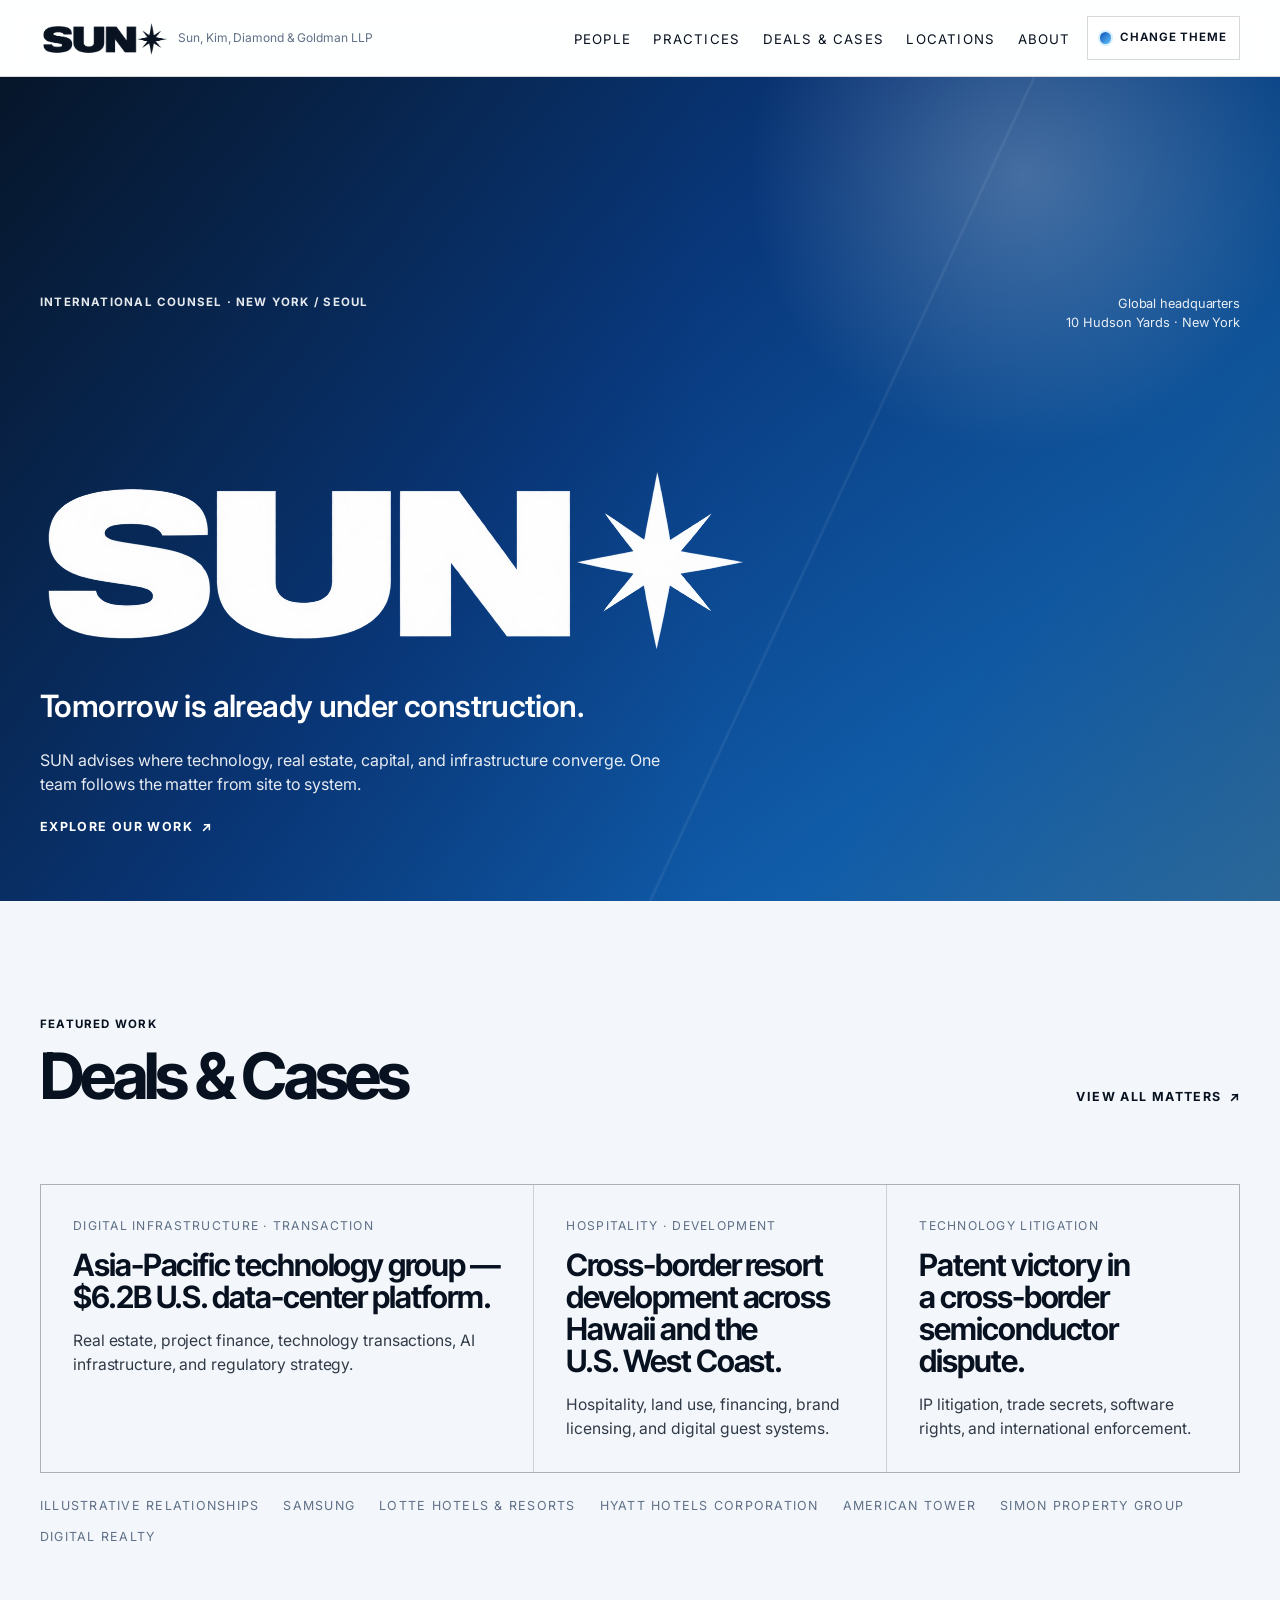
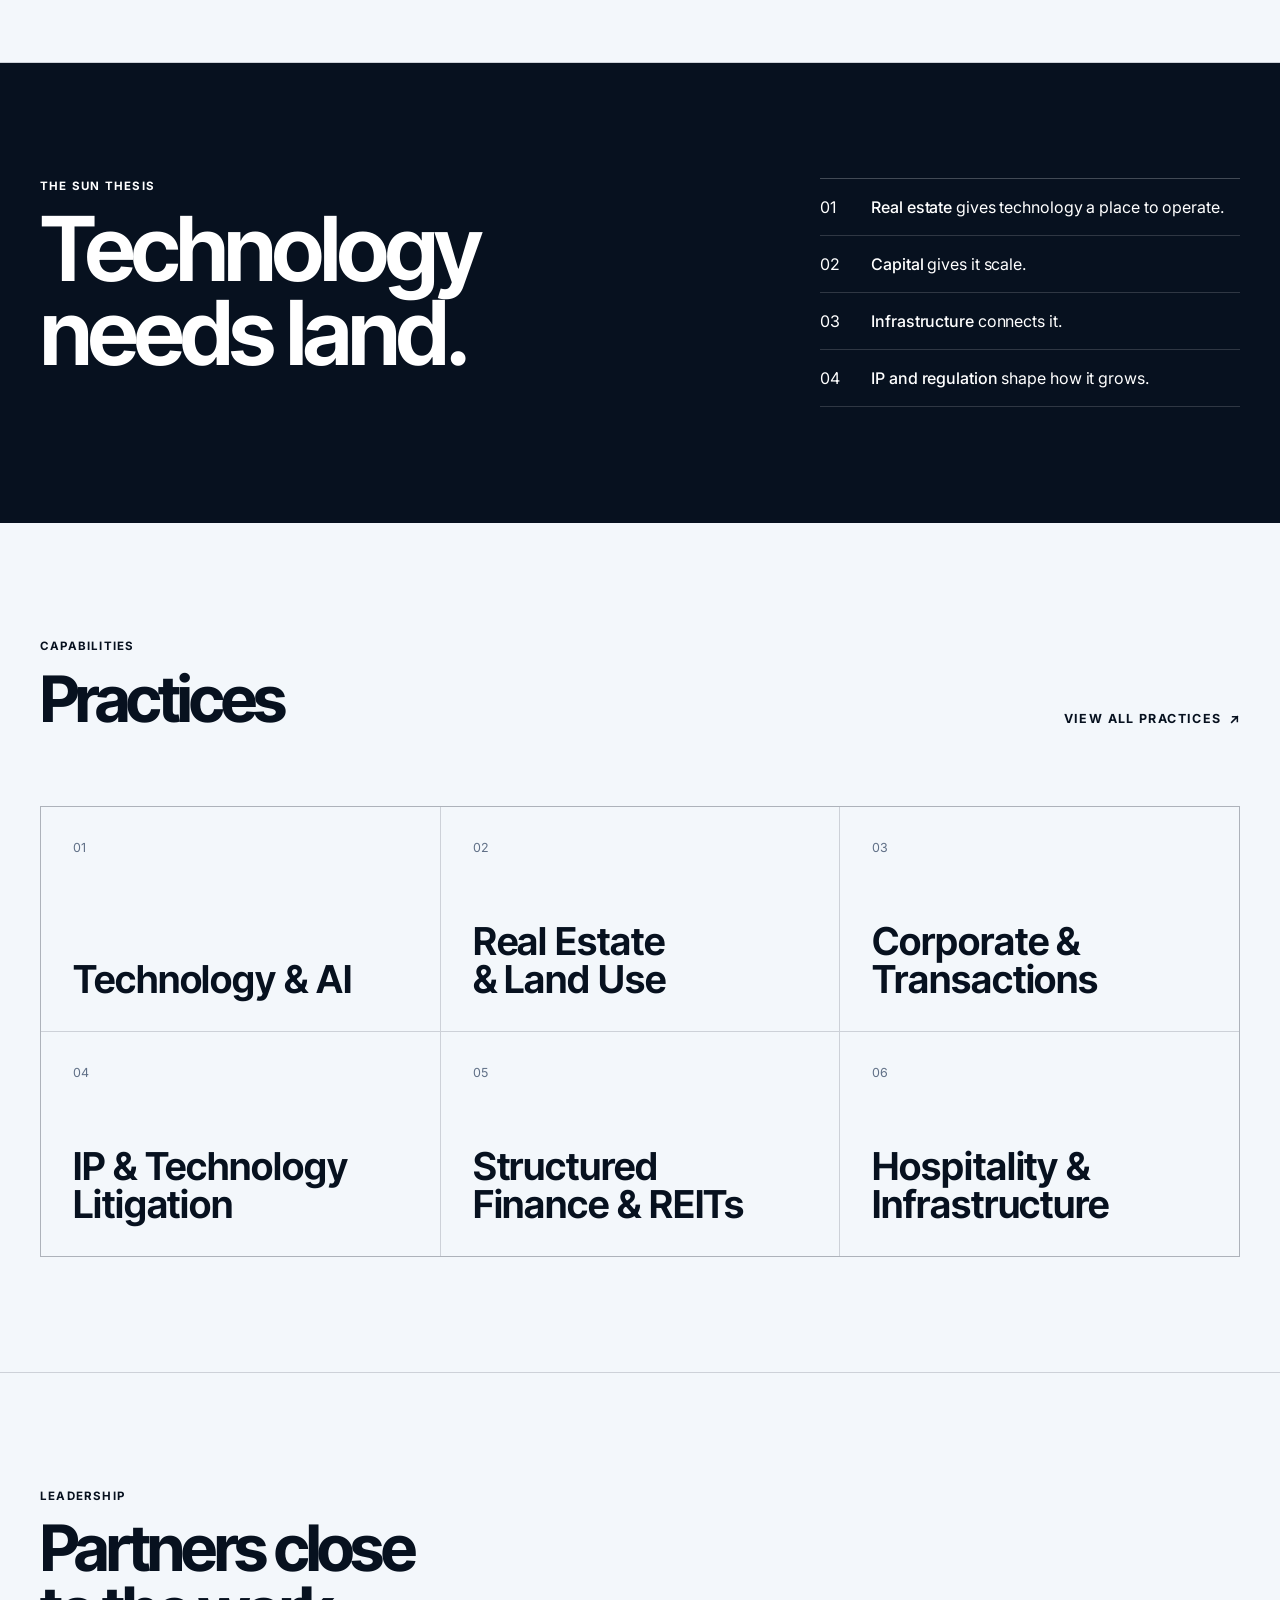
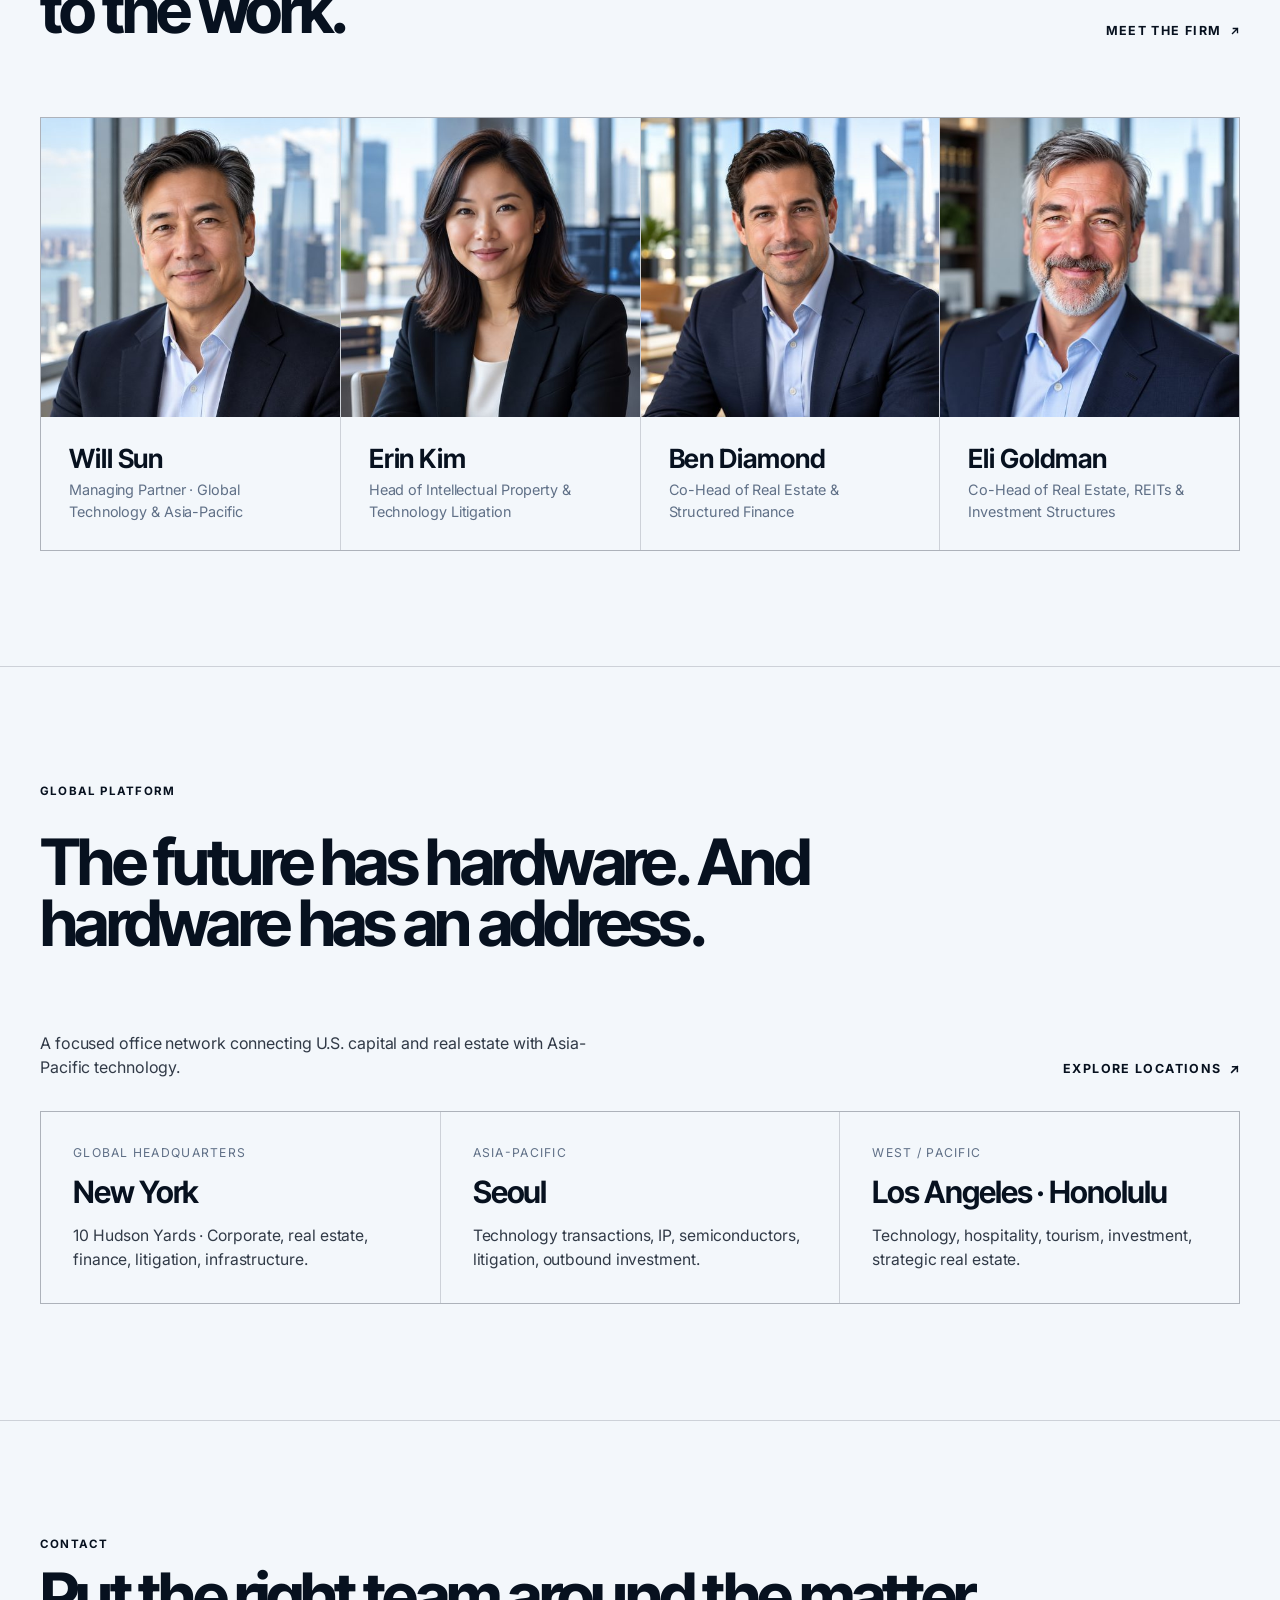
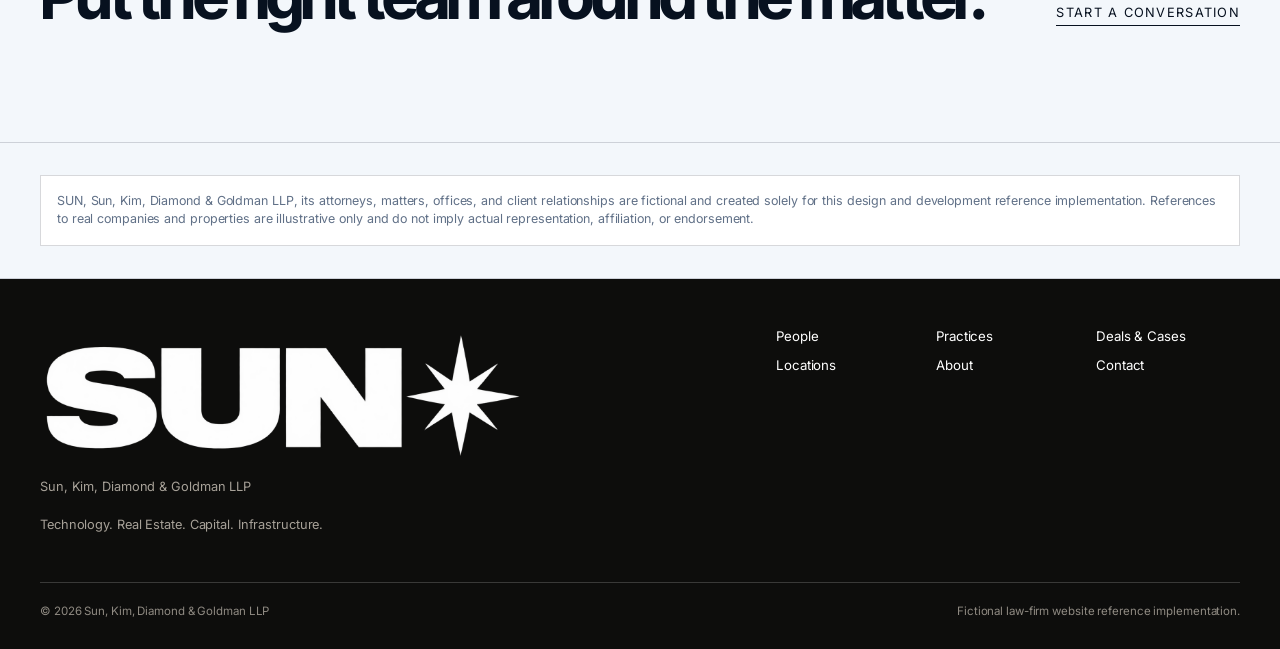
<file: index.html>
<!DOCTYPE html>
<html lang="en">
<head>
  <meta charset="UTF-8">
  <meta name="viewport" content="width=device-width, initial-scale=1">
  <meta name="description" content="SUN — Sun, Kim, Diamond & Goldman LLP. A fictional international law firm reference implementation.">
  <title>SUN — Sun, Kim, Diamond & Goldman LLP</title>
  <link rel="preconnect" href="https://fonts.googleapis.com">
  <link rel="preconnect" href="https://fonts.gstatic.com" crossorigin>
  <link href="https://fonts.googleapis.com/css2?family=Inter:wght@400;500;600;700&family=Inter+Tight:wght@500;600;700;800&display=swap" rel="stylesheet">
  <meta name="theme-color" content="#f3f7fb">
  <link rel="icon" href="favicon.ico" sizes="48x48">
  <link rel="icon" type="image/png" sizes="32x32" href="assets/icons/favicon-32.png">
  <link rel="icon" type="image/png" sizes="192x192" href="assets/icons/icon-192.png">
  <link rel="apple-touch-icon" href="assets/icons/apple-touch-icon.png">
  <link rel="manifest" href="site.webmanifest">
  <meta name="apple-mobile-web-app-title" content="SUN">
  <link rel="stylesheet" href="css/site.css">
  <script src="js/site-config.js"></script>
</head>
<body>
  <a class="skip-link" href="#main">Skip to content</a>

  <header class="site-header">
    <div class="container site-header__inner">
      <a class="brand" href="index.html" aria-label="SUN home">
        <span class="brand__mark wordmark" data-wordmark role="img" aria-label="SUN"></span>
        <span class="brand__legal" data-legal-name>Sun, Kim, Diamond & Goldman LLP</span>
      </a>
      <nav class="nav" aria-label="Primary">
        <ul class="nav__list">
          <li><a class="nav__link" href="people.html">People</a></li>
          <li><a class="nav__link" href="practices.html">Practices</a></li>
          <li data-enterprise-only><a class="nav__link" href="matters.html">Deals &amp; Cases</a></li><li><a class="nav__link" href="locations.html">Locations</a></li>
          <li><a class="nav__link" href="about.html">About</a></li>
        </ul>
      </nav>
      <button class="nav-toggle" aria-expanded="false" aria-controls="nav-drawer" aria-label="Open menu">
        <span class="nav-toggle__lines" aria-hidden="true"></span>
      </button>
    </div>
  </header>

  <aside class="nav-drawer" id="nav-drawer" data-open="false" hidden>
    <div class="nav-drawer__top">
      <span class="brand__mark wordmark" data-wordmark role="img" aria-label="SUN"></span>
      <button class="nav-drawer__close" aria-label="Close menu">×</button>
    </div>
    <nav aria-label="Mobile">
      <ul class="nav-drawer__list">
        <li><a class="nav-drawer__link" href="people.html">People</a></li>
        <li><a class="nav-drawer__link" href="practices.html">Practices</a></li>
        <li data-enterprise-only><a class="nav-drawer__link" href="matters.html">Deals &amp; Cases</a></li><li><a class="nav-drawer__link" href="locations.html">Locations</a></li>
        <li><a class="nav-drawer__link" href="about.html">About</a></li>
      </ul>
    </nav>
    <p class="nav-drawer__meta" data-legal-name>Sun, Kim, Diamond & Goldman LLP</p>
  </aside>

  <main id="main">
    <section class="hero">
      <div class="container hero__inner">
        <div class="hero__topline">
          <p class="eyebrow">International counsel · New York / Seoul</p>
          <p class="hero__location" data-enterprise-only>Global headquarters<br><span data-primary-office>10 Hudson Yards · New York</span></p>
        </div>

        <h1 class="display"><span class="wordmark wordmark--hero" data-wordmark role="img" aria-label="SUN"></span></h1>

        <div class="hero__statement">
          <p class="lede" data-small-copy="Clear counsel for business, disputes, and growth.">
            <strong>Tomorrow is already under construction.</strong>
          </p>
          <p class="copy">
            SUN advises where technology, real estate, capital, and infrastructure converge. One team follows the matter from site to system.
          </p>
          <a class="text-link" href="practices.html">Explore our work</a>
        </div>
      </div>
    </section>

    <section class="section" aria-labelledby="featured-heading">
      <div class="container">
        <div class="section-head section-head--split">
          <div>
            <p class="eyebrow">Featured work</p>
            <h2 class="section-title" id="featured-heading">Deals &amp; Cases</h2>
          </div>
          <a class="text-link" href="matters.html" data-enterprise-only>View all matters</a>
        </div>

        <div class="matter-grid">
          <article class="card">
            <a class="card__link" href="matters.html">
              <p class="card__meta">Digital infrastructure · Transaction</p>
              <h3 class="card__title">Asia-Pacific technology group — $6.2B U.S. data-center platform.</h3>
              <p class="card__copy">Real estate, project finance, technology transactions, AI infrastructure, and regulatory strategy.</p>
            </a>
          </article>
          <article class="card">
            <a class="card__link" href="matters.html">
              <p class="card__meta">Hospitality · Development</p>
              <h3 class="card__title">Cross-border resort development across Hawaii and the U.S. West Coast.</h3>
              <p class="card__copy">Hospitality, land use, financing, brand licensing, and digital guest systems.</p>
            </a>
          </article>
          <article class="card">
            <a class="card__link" href="matters.html">
              <p class="card__meta">Technology litigation</p>
              <h3 class="card__title">Patent victory in a cross-border semiconductor dispute.</h3>
              <p class="card__copy">IP litigation, trade secrets, software rights, and international enforcement.</p>
            </a>
          </article>
        </div>

        <div class="client-strip" data-enterprise-only aria-label="Illustrative fictional client relationships">
          <span>Illustrative relationships</span>
          <span>Samsung</span>
          <span>LOTTE Hotels &amp; Resorts</span>
          <span>Hyatt Hotels Corporation</span>
          <span>American Tower</span>
          <span>Simon Property Group</span>
          <span>Digital Realty</span>
        </div>
      </div>
    </section>

    <section class="section section--dark" aria-labelledby="thesis-heading">
      <div class="container thesis">
        <div>
          <p class="eyebrow">The SUN thesis</p>
          <h2 class="thesis__line" id="thesis-heading">Technology<br>needs land.</h2>
        </div>
        <div class="thesis__steps">
          <div class="thesis__step"><span>01</span><p><b>Real estate</b> gives technology a place to operate.</p></div>
          <div class="thesis__step"><span>02</span><p><b>Capital</b> gives it scale.</p></div>
          <div class="thesis__step"><span>03</span><p><b>Infrastructure</b> connects it.</p></div>
          <div class="thesis__step"><span>04</span><p><b>IP and regulation</b> shape how it grows.</p></div>
        </div>
      </div>
    </section>

    <section class="section" aria-labelledby="practices-heading">
      <div class="container">
        <div class="section-head section-head--split">
          <div>
            <p class="eyebrow">Capabilities</p>
            <h2 class="section-title" id="practices-heading">Practices</h2>
          </div>
          <a class="text-link" href="practices.html">View all practices</a>
        </div>

        <div class="practice-grid">
          <article class="card practice-card"><span class="practice-card__index">01</span><h3 class="practice-card__title">Technology &amp; AI</h3></article>
          <article class="card practice-card"><span class="practice-card__index">02</span><h3 class="practice-card__title">Real Estate &amp; Land Use</h3></article>
          <article class="card practice-card"><span class="practice-card__index">03</span><h3 class="practice-card__title">Corporate &amp; Transactions</h3></article>
          <article class="card practice-card"><span class="practice-card__index">04</span><h3 class="practice-card__title">IP &amp; Technology Litigation</h3></article>
          <article class="card practice-card"><span class="practice-card__index">05</span><h3 class="practice-card__title">Structured Finance &amp; REITs</h3></article>
          <article class="card practice-card"><span class="practice-card__index">06</span><h3 class="practice-card__title">Hospitality &amp; Infrastructure</h3></article>
        </div>
      </div>
    </section>

    <section class="section" aria-labelledby="people-heading">
      <div class="container">
        <div class="section-head section-head--split">
          <div>
            <p class="eyebrow">Leadership</p>
            <h2 class="section-title" id="people-heading">Partners close to the work.</h2>
          </div>
          <a class="text-link" href="people.html">Meet the firm</a>
        </div>

        <div class="people-grid">
          <article class="card person-card person-card--photo">
            <figure class="person-card__photo"><img src="assets/images/people/web/ws-800.jpg" srcset="assets/images/people/web/ws-480.jpg 480w, assets/images/people/web/ws-800.jpg 800w, assets/images/people/web/ws-1254.jpg 1254w" sizes="(min-width: 920px) 22vw, (min-width: 640px) 45vw, 92vw" width="1254" height="1254" alt="Portrait of Will Sun, Managing Partner" loading="lazy" decoding="async"></figure>
            <div class="person-card__body"><h3 class="person-card__name">Will Sun</h3><p class="person-card__role">Managing Partner · Global Technology &amp; Asia-Pacific</p></div>
          </article>
          <article class="card person-card person-card--photo">
            <figure class="person-card__photo"><img src="assets/images/people/web/ek-800.jpg" srcset="assets/images/people/web/ek-480.jpg 480w, assets/images/people/web/ek-800.jpg 800w, assets/images/people/web/ek-1254.jpg 1254w" sizes="(min-width: 920px) 22vw, (min-width: 640px) 45vw, 92vw" width="1254" height="1254" alt="Portrait of Erin Kim, Head of Intellectual Property &amp; Technology Litigation" loading="lazy" decoding="async"></figure>
            <div class="person-card__body"><h3 class="person-card__name">Erin Kim</h3><p class="person-card__role">Head of Intellectual Property &amp; Technology Litigation</p></div>
          </article>
          <article class="card person-card person-card--photo">
            <figure class="person-card__photo"><img src="assets/images/people/web/bd-800.jpg" srcset="assets/images/people/web/bd-480.jpg 480w, assets/images/people/web/bd-800.jpg 800w, assets/images/people/web/bd-1254.jpg 1254w" sizes="(min-width: 920px) 22vw, (min-width: 640px) 45vw, 92vw" width="1254" height="1254" alt="Portrait of Ben Diamond, Co-Head of Real Estate &amp; Structured Finance" loading="lazy" decoding="async"></figure>
            <div class="person-card__body"><h3 class="person-card__name">Ben Diamond</h3><p class="person-card__role">Co-Head of Real Estate &amp; Structured Finance</p></div>
          </article>
          <article class="card person-card person-card--photo">
            <figure class="person-card__photo"><img src="assets/images/people/web/eg-800.jpg" srcset="assets/images/people/web/eg-480.jpg 480w, assets/images/people/web/eg-800.jpg 800w, assets/images/people/web/eg-1254.jpg 1254w" sizes="(min-width: 920px) 22vw, (min-width: 640px) 45vw, 92vw" width="1254" height="1254" alt="Portrait of Eli Goldman, Co-Head of Real Estate, REITs &amp; Investment Structures" loading="lazy" decoding="async"></figure>
            <div class="person-card__body"><h3 class="person-card__name">Eli Goldman</h3><p class="person-card__role">Co-Head of Real Estate, REITs &amp; Investment Structures</p></div>
          </article>
        </div>
      </div>
    </section>

    <section class="section" data-enterprise-only aria-labelledby="offices-heading">
      <div class="container">
        <div class="section-head">
          <p class="eyebrow">Global platform</p>
          <h2 class="section-title" id="offices-heading">The future has hardware. And hardware has an address.</h2>
        </div>
        <div class="section-head section-head--split" style="margin-bottom:2rem;"><p class="copy">A focused office network connecting U.S. capital and real estate with Asia-Pacific technology.</p><a class="text-link" href="locations.html">Explore locations</a></div><div class="office-grid">
          <article class="card"><p class="card__meta">Global headquarters</p><h3 class="card__title">New York</h3><p class="card__copy">10 Hudson Yards · Corporate, real estate, finance, litigation, infrastructure.</p></article>
          <article class="card"><p class="card__meta">Asia-Pacific</p><h3 class="card__title">Seoul</h3><p class="card__copy">Technology transactions, IP, semiconductors, litigation, outbound investment.</p></article>
          <article class="card"><p class="card__meta">West / Pacific</p><h3 class="card__title">Los Angeles · Honolulu</h3><p class="card__copy">Technology, hospitality, tourism, investment, strategic real estate.</p></article>
        </div>
      </div>
    </section>

    <section class="section">
      <div class="container cta">
        <div>
          <p class="eyebrow">Contact</p>
          <h2 class="section-title">Put the right team around the matter.</h2>
        </div>
        <a class="cta__action" href="about.html#contact">Start a conversation</a>
      </div>
    </section>

    <section class="section" style="padding-block:2rem;">
      <div class="container">
        <p class="notice">
          SUN, Sun, Kim, Diamond &amp; Goldman LLP, its attorneys, matters, offices, and client relationships are fictional and created solely for this design and development reference implementation. References to real companies and properties are illustrative only and do not imply actual representation, affiliation, or endorsement.
        </p>
      </div>
    </section>
  </main>

  <footer class="site-footer">
    <div class="container">
      <div class="site-footer__grid">
        <div>
          <div class="site-footer__mark wordmark" data-wordmark role="img" aria-label="SUN"></div>
          <p class="site-footer__legal" data-legal-name>Sun, Kim, Diamond & Goldman LLP</p>
          <p class="site-footer__legal" data-short-line>Technology. Real Estate. Capital. Infrastructure.</p>
        </div>
        <nav aria-label="Footer">
          <ul class="site-footer__links">
            <li><a href="people.html">People</a></li>
            <li><a href="practices.html">Practices</a></li>
            <li data-enterprise-only><a href="matters.html">Deals &amp; Cases</a></li><li><a href="locations.html">Locations</a></li>
            <li><a href="about.html">About</a></li>
            <li><a href="about.html#contact">Contact</a></li>
          </ul>
        </nav>
      </div>
      <div class="site-footer__bottom">
        <span>© <span data-year></span> <span data-legal-name>Sun, Kim, Diamond & Goldman LLP</span></span>
        <span>Fictional law-firm website reference implementation.</span>
      </div>
    </div>
  </footer>
  <script src="js/main.js?v=20261007-small3"></script>
</body>
</html>
</file>
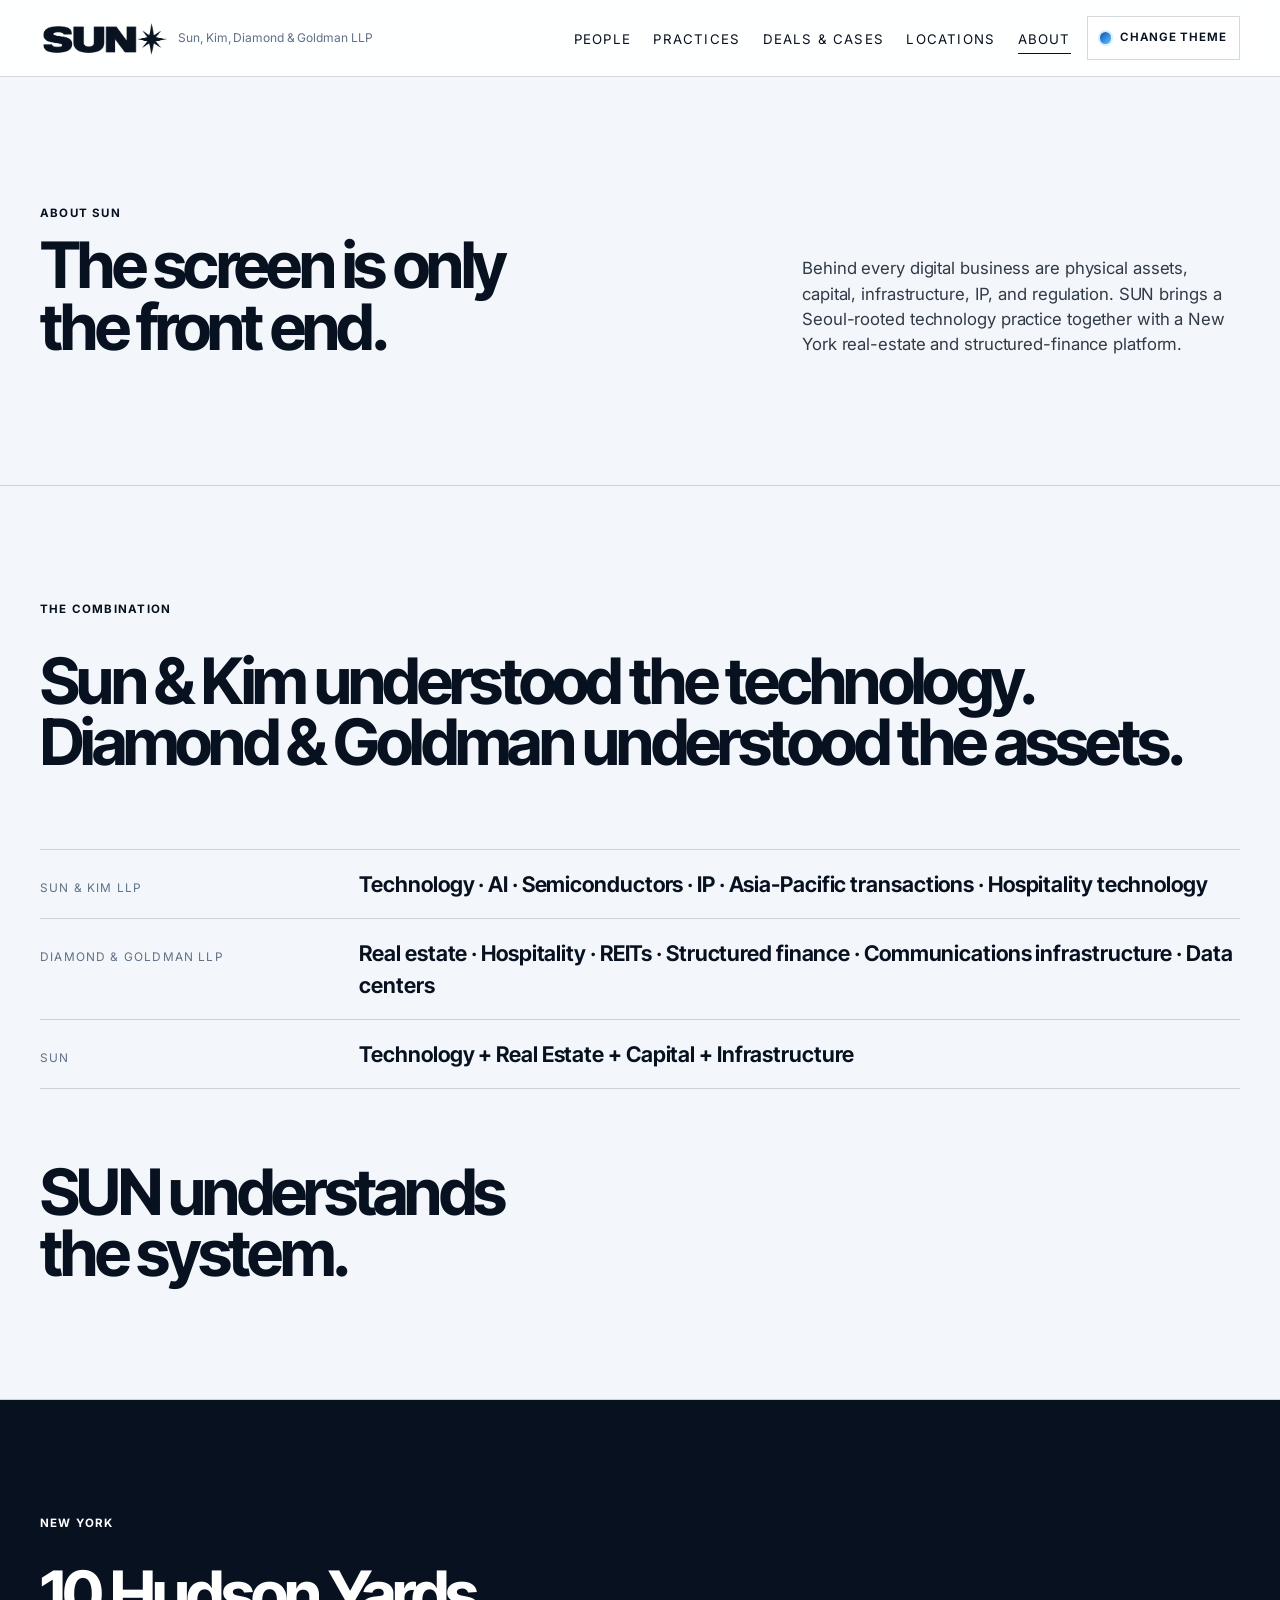
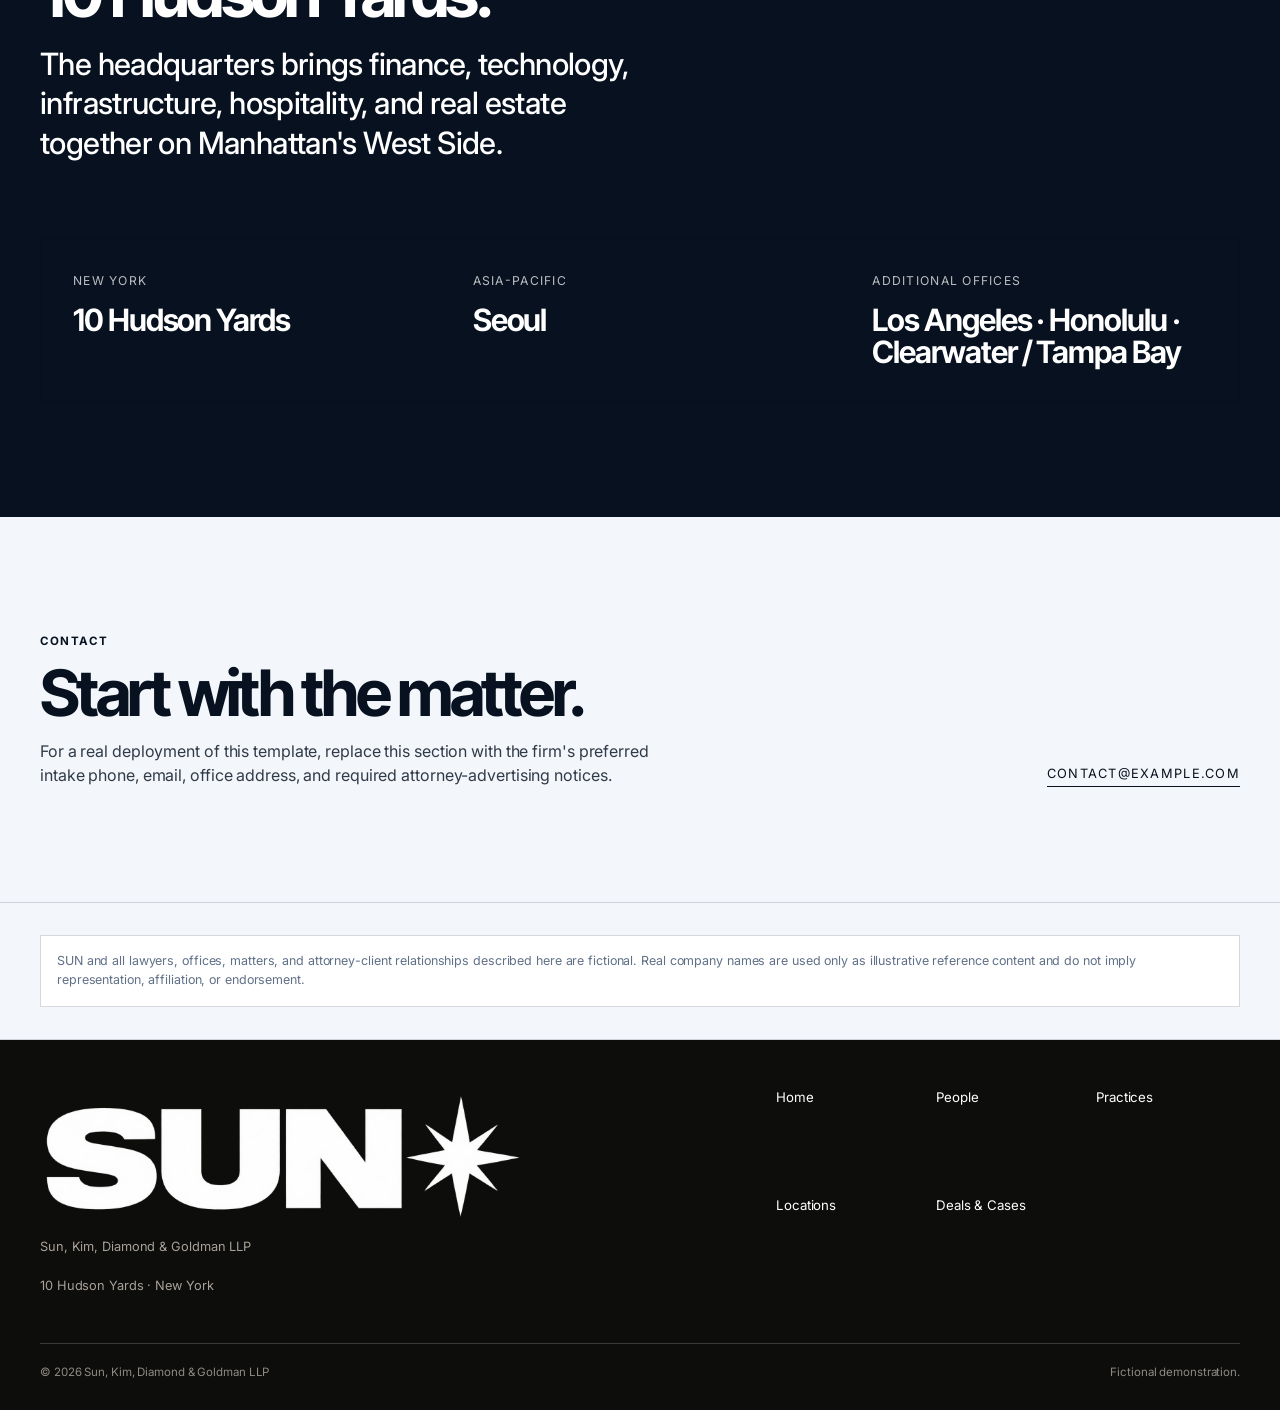
<file: about.html>
<!DOCTYPE html>
<html lang="en"><head><meta charset="UTF-8"><meta name="viewport" content="width=device-width, initial-scale=1"><title>About — SUN</title><link rel="preconnect" href="https://fonts.googleapis.com"><link rel="preconnect" href="https://fonts.gstatic.com" crossorigin><link href="https://fonts.googleapis.com/css2?family=Inter:wght@400;500;600;700&family=Inter+Tight:wght@500;600;700;800&display=swap" rel="stylesheet"><meta name="theme-color" content="#f3f7fb">
  <link rel="icon" href="favicon.ico" sizes="48x48">
  <link rel="icon" type="image/png" sizes="32x32" href="assets/icons/favicon-32.png">
  <link rel="icon" type="image/png" sizes="192x192" href="assets/icons/icon-192.png">
  <link rel="apple-touch-icon" href="assets/icons/apple-touch-icon.png">
  <link rel="manifest" href="site.webmanifest">
  <meta name="apple-mobile-web-app-title" content="SUN">
  <link rel="stylesheet" href="css/site.css"><script src="js/site-config.js"></script></head>
<body><a class="skip-link" href="#main">Skip to content</a>
<header class="site-header"><div class="container site-header__inner"><a class="brand" href="index.html"><span class="brand__mark wordmark" data-wordmark role="img" aria-label="SUN"></span><span class="brand__legal" data-legal-name></span></a><nav class="nav" aria-label="Primary"><ul class="nav__list"><li><a class="nav__link" href="people.html">People</a></li><li><a class="nav__link" href="practices.html">Practices</a></li><li data-enterprise-only><a class="nav__link" href="matters.html">Deals & Cases</a></li><li><a class="nav__link" href="locations.html">Locations</a></li><li><a class="nav__link" aria-current="page" href="about.html">About</a></li></ul></nav><button class="nav-toggle" aria-expanded="false" aria-controls="nav-drawer" aria-label="Open menu"><span class="nav-toggle__lines"></span></button></div></header>
<aside class="nav-drawer" id="nav-drawer" hidden><div class="nav-drawer__top"><span class="brand__mark wordmark" data-wordmark role="img" aria-label="SUN"></span><button class="nav-drawer__close" aria-label="Close menu">×</button></div><ul class="nav-drawer__list"><li><a class="nav-drawer__link" href="people.html">People</a></li><li><a class="nav-drawer__link" href="practices.html">Practices</a></li><li data-enterprise-only><a class="nav-drawer__link" href="matters.html">Deals & Cases</a></li><li><a class="nav-drawer__link" href="locations.html">Locations</a></li><li><a class="nav-drawer__link" href="about.html">About</a></li></ul></aside>
<main id="main">
<section class="page-hero"><div class="container page-hero__grid"><div><p class="eyebrow">About SUN</p><h1 class="section-title">The screen is only the front end.</h1></div><p class="page-hero__copy" data-small-copy="A reusable legal website designed to make a focused practice feel clear, credible, and modern without pretending to be larger than it is.">Behind every digital business are physical assets, capital, infrastructure, IP, and regulation. SUN brings a Seoul-rooted technology practice together with a New York real-estate and structured-finance platform.</p></div></section>
<section class="section"><div class="container"><div class="section-head"><p class="eyebrow">The combination</p><h2 class="section-title">Sun & Kim understood the technology.<br>Diamond & Goldman understood the assets.</h2></div><div class="detail-list">
<div class="detail-row"><div class="detail-row__label">Sun & Kim LLP</div><div class="detail-row__value">Technology · AI · Semiconductors · IP · Asia-Pacific transactions · Hospitality technology</div></div>
<div class="detail-row"><div class="detail-row__label">Diamond & Goldman LLP</div><div class="detail-row__value">Real estate · Hospitality · REITs · Structured finance · Communications infrastructure · Data centers</div></div>
<div class="detail-row"><div class="detail-row__label">SUN</div><div class="detail-row__value">Technology + Real Estate + Capital + Infrastructure</div></div>
</div><h2 class="section-title about-line">SUN understands the system.</h2></div></section>
<section class="section section--dark" data-enterprise-only><div class="container"><div class="section-head"><p class="eyebrow">New York</p><h2 class="section-title">10 Hudson Yards.</h2><p class="lede">The headquarters brings finance, technology, infrastructure, hospitality, and real estate together on Manhattan's West Side.</p></div><div class="office-grid"><article class="card"><p class="card__meta">New York</p><h3 class="card__title">10 Hudson Yards</h3></article><article class="card"><p class="card__meta">Asia-Pacific</p><h3 class="card__title">Seoul</h3></article><article class="card"><p class="card__meta">Additional offices</p><h3 class="card__title">Los Angeles · Honolulu · Clearwater / Tampa Bay</h3></article></div></div></section>
<section class="section" id="contact"><div class="container cta"><div><p class="eyebrow">Contact</p><h2 class="section-title">Start with the matter.</h2><p class="copy" style="margin-top:1rem;">For a real deployment of this template, replace this section with the firm's preferred intake phone, email, office address, and required attorney-advertising notices.</p></div><a class="cta__action" href="mailto:contact@example.com">contact@example.com</a></div></section>
<section class="section" style="padding-block:2rem;"><div class="container"><p class="notice">SUN and all lawyers, offices, matters, and attorney-client relationships described here are fictional. Real company names are used only as illustrative reference content and do not imply representation, affiliation, or endorsement.</p></div></section>
</main>
<footer class="site-footer"><div class="container"><div class="site-footer__grid"><div><div class="site-footer__mark wordmark" data-wordmark role="img" aria-label="SUN"></div><p class="site-footer__legal" data-legal-name></p><p class="site-footer__legal" data-primary-office></p></div><ul class="site-footer__links"><li><a href="index.html">Home</a></li><li><a href="people.html">People</a></li><li><a href="practices.html">Practices</a></li><li><a href="locations.html">Locations</a></li><li data-enterprise-only><a href="matters.html">Deals & Cases</a></li></ul></div><div class="site-footer__bottom"><span>© <span data-year></span> <span data-legal-name></span></span><span>Fictional demonstration.</span></div></div></footer>
<script src="js/main.js?v=20261007-small3"></script></body></html>
</file>
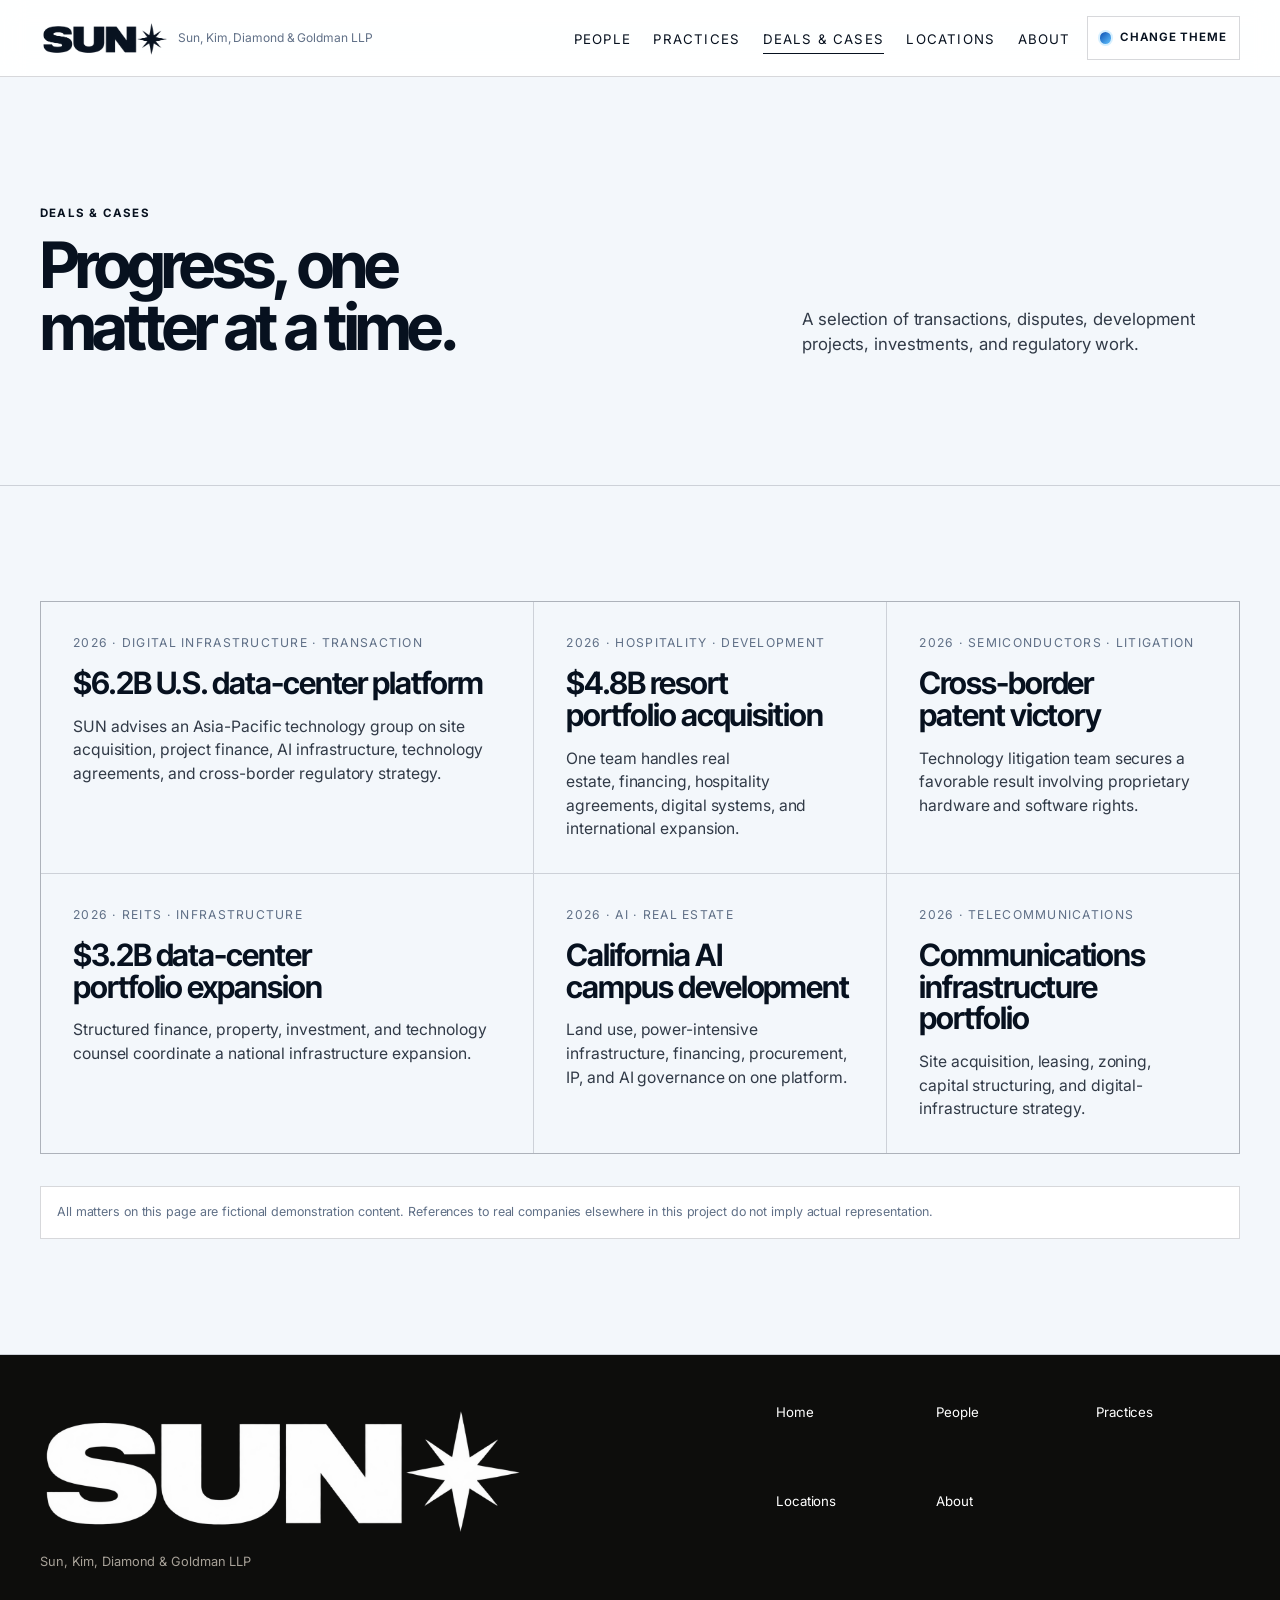
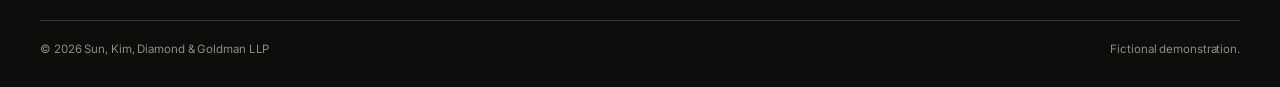
<file: matters.html>
<!DOCTYPE html>
<html lang="en"><head><meta charset="UTF-8"><meta name="viewport" content="width=device-width, initial-scale=1"><title>Deals & Cases — SUN</title><link rel="preconnect" href="https://fonts.googleapis.com"><link rel="preconnect" href="https://fonts.gstatic.com" crossorigin><link href="https://fonts.googleapis.com/css2?family=Inter:wght@400;500;600;700&family=Inter+Tight:wght@500;600;700;800&display=swap" rel="stylesheet"><meta name="theme-color" content="#f3f7fb">
  <link rel="icon" href="favicon.ico" sizes="48x48">
  <link rel="icon" type="image/png" sizes="32x32" href="assets/icons/favicon-32.png">
  <link rel="icon" type="image/png" sizes="192x192" href="assets/icons/icon-192.png">
  <link rel="apple-touch-icon" href="assets/icons/apple-touch-icon.png">
  <link rel="manifest" href="site.webmanifest">
  <meta name="apple-mobile-web-app-title" content="SUN">
  <link rel="stylesheet" href="css/site.css"><script src="js/site-config.js"></script></head>
<body><a class="skip-link" href="#main">Skip to content</a>
<header class="site-header"><div class="container site-header__inner"><a class="brand" href="index.html"><span class="brand__mark wordmark" data-wordmark role="img" aria-label="SUN"></span><span class="brand__legal" data-legal-name></span></a><nav class="nav" aria-label="Primary"><ul class="nav__list"><li><a class="nav__link" href="people.html">People</a></li><li><a class="nav__link" href="practices.html">Practices</a></li><li data-enterprise-only><a class="nav__link" aria-current="page" href="matters.html">Deals & Cases</a></li><li><a class="nav__link" href="locations.html">Locations</a></li><li><a class="nav__link" href="about.html">About</a></li></ul></nav><button class="nav-toggle" aria-expanded="false" aria-controls="nav-drawer" aria-label="Open menu"><span class="nav-toggle__lines"></span></button></div></header>
<aside class="nav-drawer" id="nav-drawer" hidden><div class="nav-drawer__top"><span class="brand__mark wordmark" data-wordmark role="img" aria-label="SUN"></span><button class="nav-drawer__close" aria-label="Close menu">×</button></div><ul class="nav-drawer__list"><li><a class="nav-drawer__link" href="people.html">People</a></li><li><a class="nav-drawer__link" href="practices.html">Practices</a></li><li data-enterprise-only><a class="nav-drawer__link" href="matters.html">Deals & Cases</a></li><li><a class="nav-drawer__link" href="locations.html">Locations</a></li><li><a class="nav-drawer__link" href="about.html">About</a></li></ul></aside>
<main id="main"><section class="page-hero"><div class="container page-hero__grid"><div><p class="eyebrow">Deals & Cases</p><h1 class="section-title">Progress, one matter at a time.</h1></div><p class="page-hero__copy">A selection of transactions, disputes, development projects, investments, and regulatory work.</p></div></section>
<section class="section"><div class="container"><div class="matter-grid">
<article class="card"><p class="card__meta">2026 · Digital infrastructure · Transaction</p><h2 class="card__title">$6.2B U.S. data-center platform</h2><p class="card__copy">SUN advises an Asia-Pacific technology group on site acquisition, project finance, AI infrastructure, technology agreements, and cross-border regulatory strategy.</p></article>
<article class="card"><p class="card__meta">2026 · Hospitality · Development</p><h2 class="card__title">$4.8B resort portfolio acquisition</h2><p class="card__copy">One team handles real estate, financing, hospitality agreements, digital systems, and international expansion.</p></article>
<article class="card"><p class="card__meta">2026 · Semiconductors · Litigation</p><h2 class="card__title">Cross-border patent victory</h2><p class="card__copy">Technology litigation team secures a favorable result involving proprietary hardware and software rights.</p></article>
<article class="card"><p class="card__meta">2026 · REITs · Infrastructure</p><h2 class="card__title">$3.2B data-center portfolio expansion</h2><p class="card__copy">Structured finance, property, investment, and technology counsel coordinate a national infrastructure expansion.</p></article>
<article class="card"><p class="card__meta">2026 · AI · Real estate</p><h2 class="card__title">California AI campus development</h2><p class="card__copy">Land use, power-intensive infrastructure, financing, procurement, IP, and AI governance on one platform.</p></article>
<article class="card"><p class="card__meta">2026 · Telecommunications</p><h2 class="card__title">Communications infrastructure portfolio</h2><p class="card__copy">Site acquisition, leasing, zoning, capital structuring, and digital-infrastructure strategy.</p></article>
</div><p class="notice" style="margin-top:2rem;">All matters on this page are fictional demonstration content. References to real companies elsewhere in this project do not imply actual representation.</p></div></section></main>
<footer class="site-footer"><div class="container"><div class="site-footer__grid"><div><div class="site-footer__mark wordmark" data-wordmark role="img" aria-label="SUN"></div><p class="site-footer__legal" data-legal-name></p></div><ul class="site-footer__links"><li><a href="index.html">Home</a></li><li><a href="people.html">People</a></li><li><a href="practices.html">Practices</a></li><li><a href="locations.html">Locations</a></li><li><a href="about.html">About</a></li></ul></div><div class="site-footer__bottom"><span>© <span data-year></span> <span data-legal-name></span></span><span>Fictional demonstration.</span></div></div></footer>
<script src="js/main.js?v=20261007-small3"></script></body></html>
</file>
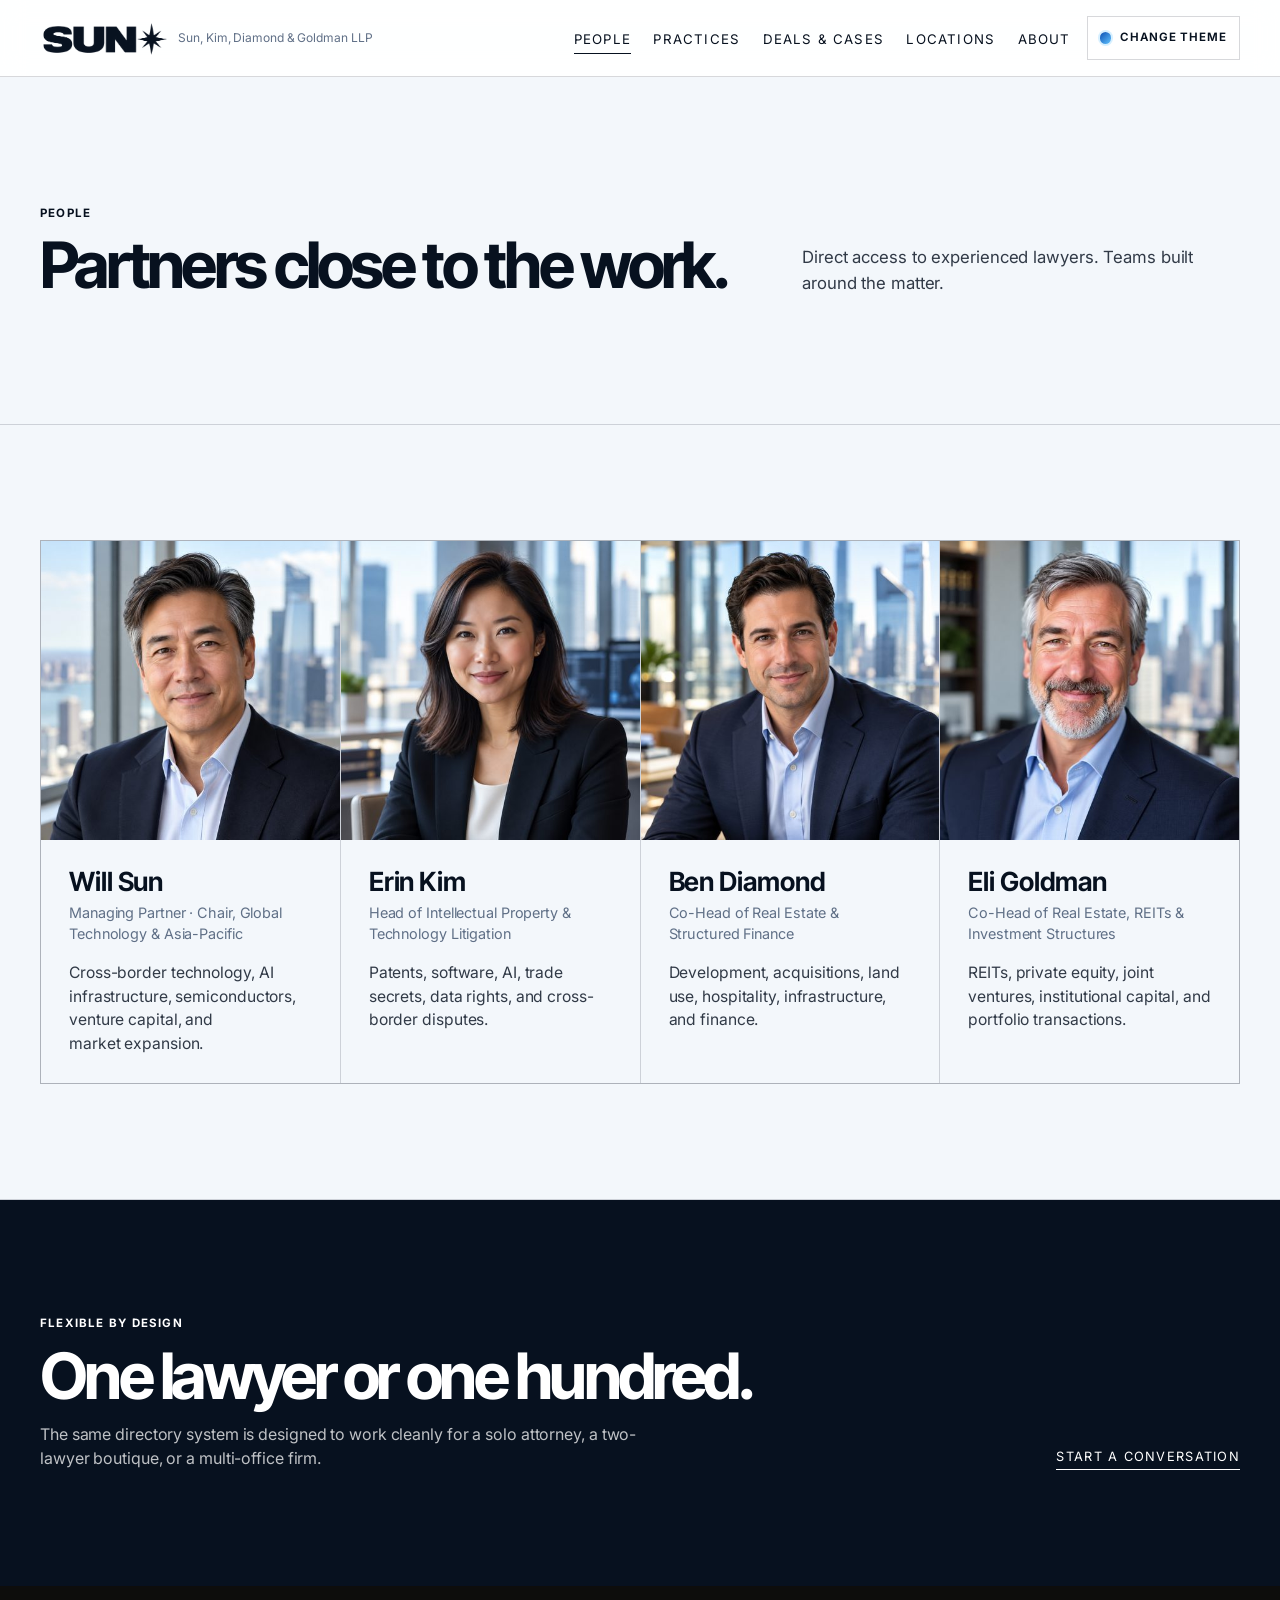
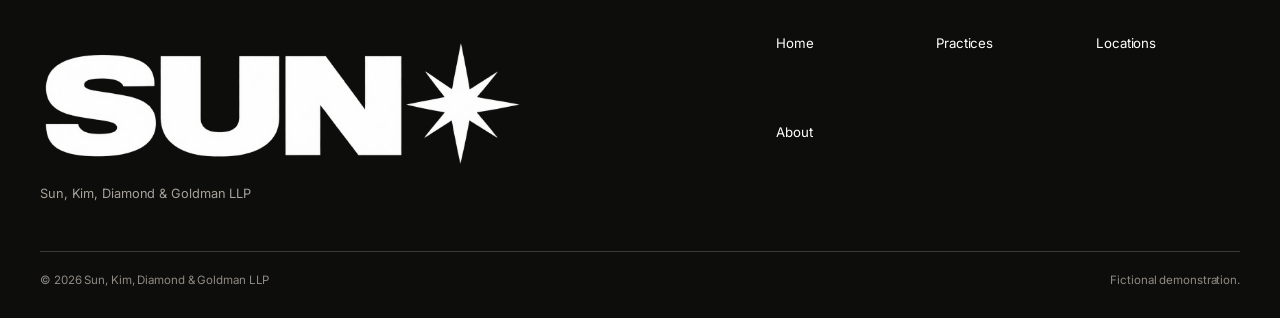
<file: people.html>
<!DOCTYPE html>
<html lang="en">
<head>
  <meta charset="UTF-8"><meta name="viewport" content="width=device-width, initial-scale=1">
  <title>People — SUN</title><link rel="preconnect" href="https://fonts.googleapis.com"><link rel="preconnect" href="https://fonts.gstatic.com" crossorigin><link href="https://fonts.googleapis.com/css2?family=Inter:wght@400;500;600;700&family=Inter+Tight:wght@500;600;700;800&display=swap" rel="stylesheet"><meta name="theme-color" content="#f3f7fb">
  <link rel="icon" href="favicon.ico" sizes="48x48">
  <link rel="icon" type="image/png" sizes="32x32" href="assets/icons/favicon-32.png">
  <link rel="icon" type="image/png" sizes="192x192" href="assets/icons/icon-192.png">
  <link rel="apple-touch-icon" href="assets/icons/apple-touch-icon.png">
  <link rel="manifest" href="site.webmanifest">
  <meta name="apple-mobile-web-app-title" content="SUN">
  <link rel="stylesheet" href="css/site.css"><script src="js/site-config.js"></script>
</head>
<body>
<a class="skip-link" href="#main">Skip to content</a>
<header class="site-header"><div class="container site-header__inner">
<a class="brand" href="index.html"><span class="brand__mark wordmark" data-wordmark role="img" aria-label="SUN"></span><span class="brand__legal" data-legal-name>Sun, Kim, Diamond & Goldman LLP</span></a>
<nav class="nav" aria-label="Primary"><ul class="nav__list"><li><a class="nav__link" aria-current="page" href="people.html">People</a></li><li><a class="nav__link" href="practices.html">Practices</a></li><li data-enterprise-only><a class="nav__link" href="matters.html">Deals & Cases</a></li><li><a class="nav__link" href="locations.html">Locations</a></li><li><a class="nav__link" href="about.html">About</a></li></ul></nav>
<button class="nav-toggle" aria-expanded="false" aria-controls="nav-drawer" aria-label="Open menu"><span class="nav-toggle__lines"></span></button></div></header>
<aside class="nav-drawer" id="nav-drawer" hidden><div class="nav-drawer__top"><span class="brand__mark wordmark" data-wordmark role="img" aria-label="SUN"></span><button class="nav-drawer__close" aria-label="Close menu">×</button></div><ul class="nav-drawer__list"><li><a class="nav-drawer__link" href="people.html">People</a></li><li><a class="nav-drawer__link" href="practices.html">Practices</a></li><li data-enterprise-only><a class="nav-drawer__link" href="matters.html">Deals & Cases</a></li><li><a class="nav-drawer__link" href="locations.html">Locations</a></li><li><a class="nav-drawer__link" href="about.html">About</a></li></ul></aside>
<main id="main">
<section class="page-hero"><div class="container page-hero__grid"><div><p class="eyebrow">People</p><h1 class="section-title">Partners close to the work.</h1></div><p class="page-hero__copy" data-small-copy="A focused practice built around direct lawyer access and practical judgment.">Direct access to experienced lawyers. Teams built around the matter.</p></div></section>
<section class="section"><div class="container"><div class="people-grid">
<article class="card person-card person-card--photo"><figure class="person-card__photo"><img src="assets/images/people/web/ws-800.jpg" srcset="assets/images/people/web/ws-480.jpg 480w, assets/images/people/web/ws-800.jpg 800w, assets/images/people/web/ws-1254.jpg 1254w" sizes="(min-width: 920px) 22vw, (min-width: 640px) 45vw, 92vw" width="1254" height="1254" alt="Portrait of Will Sun, Managing Partner" decoding="async"></figure><div class="person-card__body"><h2 class="person-card__name">Will Sun</h2><p class="person-card__role">Managing Partner · Chair, Global Technology & Asia-Pacific</p><p class="card__copy">Cross-border technology, AI infrastructure, semiconductors, venture capital, and market expansion.</p></div></article>
<article class="card person-card person-card--photo"><figure class="person-card__photo"><img src="assets/images/people/web/ek-800.jpg" srcset="assets/images/people/web/ek-480.jpg 480w, assets/images/people/web/ek-800.jpg 800w, assets/images/people/web/ek-1254.jpg 1254w" sizes="(min-width: 920px) 22vw, (min-width: 640px) 45vw, 92vw" width="1254" height="1254" alt="Portrait of Erin Kim, Head of Intellectual Property &amp; Technology Litigation" decoding="async"></figure><div class="person-card__body"><h2 class="person-card__name">Erin Kim</h2><p class="person-card__role">Head of Intellectual Property & Technology Litigation</p><p class="card__copy">Patents, software, AI, trade secrets, data rights, and cross-border disputes.</p></div></article>
<article class="card person-card person-card--photo"><figure class="person-card__photo"><img src="assets/images/people/web/bd-800.jpg" srcset="assets/images/people/web/bd-480.jpg 480w, assets/images/people/web/bd-800.jpg 800w, assets/images/people/web/bd-1254.jpg 1254w" sizes="(min-width: 920px) 22vw, (min-width: 640px) 45vw, 92vw" width="1254" height="1254" alt="Portrait of Ben Diamond, Co-Head of Real Estate &amp; Structured Finance" decoding="async"></figure><div class="person-card__body"><h2 class="person-card__name">Ben Diamond</h2><p class="person-card__role">Co-Head of Real Estate & Structured Finance</p><p class="card__copy">Development, acquisitions, land use, hospitality, infrastructure, and finance.</p></div></article>
<article class="card person-card person-card--photo"><figure class="person-card__photo"><img src="assets/images/people/web/eg-800.jpg" srcset="assets/images/people/web/eg-480.jpg 480w, assets/images/people/web/eg-800.jpg 800w, assets/images/people/web/eg-1254.jpg 1254w" sizes="(min-width: 920px) 22vw, (min-width: 640px) 45vw, 92vw" width="1254" height="1254" alt="Portrait of Eli Goldman, Co-Head of Real Estate, REITs &amp; Investment Structures" decoding="async"></figure><div class="person-card__body"><h2 class="person-card__name">Eli Goldman</h2><p class="person-card__role">Co-Head of Real Estate, REITs & Investment Structures</p><p class="card__copy">REITs, private equity, joint ventures, institutional capital, and portfolio transactions.</p></div></article>
</div></div></section>
<section class="section section--dark"><div class="container cta"><div><p class="eyebrow">Flexible by design</p><h2 class="section-title">One lawyer or one hundred.</h2><p class="copy" style="margin-top:1rem;">The same directory system is designed to work cleanly for a solo attorney, a two-lawyer boutique, or a multi-office firm.</p></div><a class="cta__action" href="about.html#contact">Start a conversation</a></div></section>
</main>
<footer class="site-footer"><div class="container"><div class="site-footer__grid"><div><div class="site-footer__mark wordmark" data-wordmark role="img" aria-label="SUN"></div><p class="site-footer__legal" data-legal-name></p></div><ul class="site-footer__links"><li><a href="index.html">Home</a></li><li><a href="practices.html">Practices</a></li><li><a href="locations.html">Locations</a></li><li><a href="about.html">About</a></li></ul></div><div class="site-footer__bottom"><span>© <span data-year></span> <span data-legal-name></span></span><span>Fictional demonstration.</span></div></div></footer>
<script src="js/main.js?v=20261007-small3"></script></body></html>
</file>
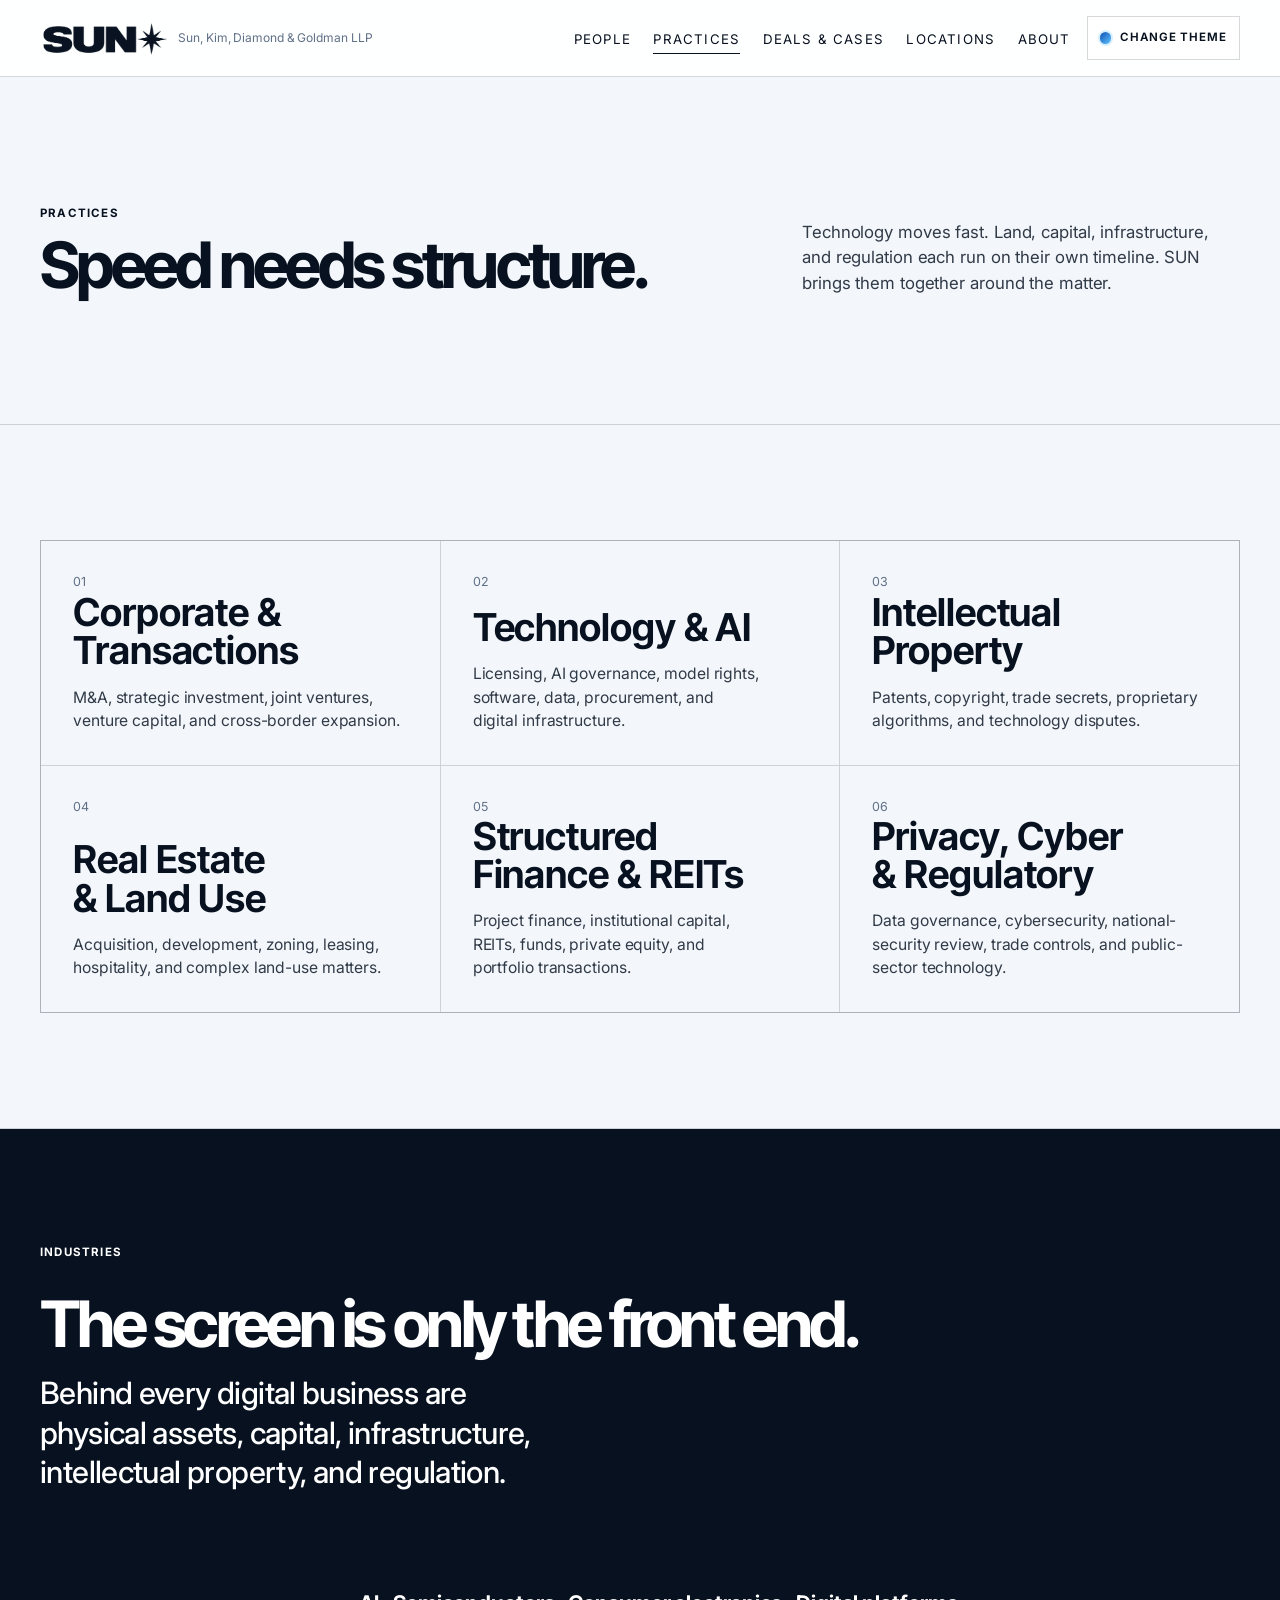
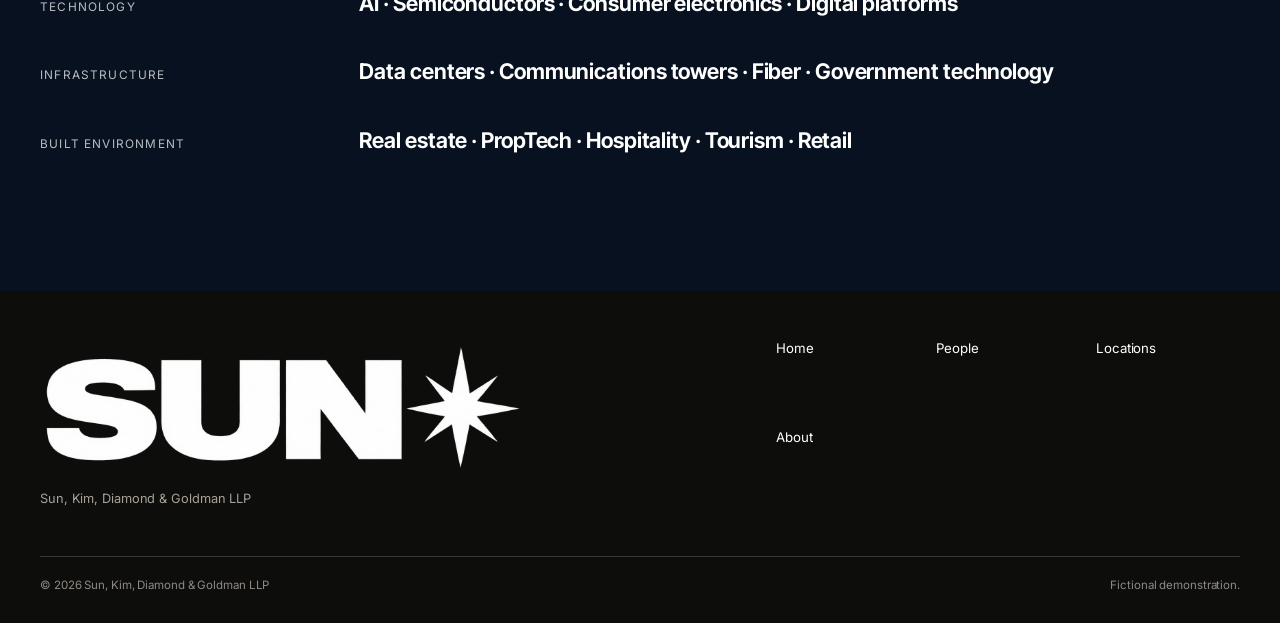
<file: practices.html>
<!DOCTYPE html>
<html lang="en"><head><meta charset="UTF-8"><meta name="viewport" content="width=device-width, initial-scale=1"><title>Practices — SUN</title><link rel="preconnect" href="https://fonts.googleapis.com"><link rel="preconnect" href="https://fonts.gstatic.com" crossorigin><link href="https://fonts.googleapis.com/css2?family=Inter:wght@400;500;600;700&family=Inter+Tight:wght@500;600;700;800&display=swap" rel="stylesheet"><meta name="theme-color" content="#f3f7fb">
  <link rel="icon" href="favicon.ico" sizes="48x48">
  <link rel="icon" type="image/png" sizes="32x32" href="assets/icons/favicon-32.png">
  <link rel="icon" type="image/png" sizes="192x192" href="assets/icons/icon-192.png">
  <link rel="apple-touch-icon" href="assets/icons/apple-touch-icon.png">
  <link rel="manifest" href="site.webmanifest">
  <meta name="apple-mobile-web-app-title" content="SUN">
  <link rel="stylesheet" href="css/site.css"><script src="js/site-config.js"></script></head>
<body><a class="skip-link" href="#main">Skip to content</a>
<header class="site-header"><div class="container site-header__inner"><a class="brand" href="index.html"><span class="brand__mark wordmark" data-wordmark role="img" aria-label="SUN"></span><span class="brand__legal" data-legal-name></span></a><nav class="nav" aria-label="Primary"><ul class="nav__list"><li><a class="nav__link" href="people.html">People</a></li><li><a class="nav__link" aria-current="page" href="practices.html">Practices</a></li><li data-enterprise-only><a class="nav__link" href="matters.html">Deals & Cases</a></li><li><a class="nav__link" href="locations.html">Locations</a></li><li><a class="nav__link" href="about.html">About</a></li></ul></nav><button class="nav-toggle" aria-expanded="false" aria-controls="nav-drawer" aria-label="Open menu"><span class="nav-toggle__lines"></span></button></div></header>
<aside class="nav-drawer" id="nav-drawer" hidden><div class="nav-drawer__top"><span class="brand__mark wordmark" data-wordmark role="img" aria-label="SUN"></span><button class="nav-drawer__close" aria-label="Close menu">×</button></div><ul class="nav-drawer__list"><li><a class="nav-drawer__link" href="people.html">People</a></li><li><a class="nav-drawer__link" href="practices.html">Practices</a></li><li data-enterprise-only><a class="nav-drawer__link" href="matters.html">Deals & Cases</a></li><li><a class="nav-drawer__link" href="locations.html">Locations</a></li><li><a class="nav-drawer__link" href="about.html">About</a></li></ul></aside>
<main id="main"><section class="page-hero"><div class="container page-hero__grid"><div><p class="eyebrow">Practices</p><h1 class="section-title">Speed needs structure.</h1></div><p class="page-hero__copy" data-small-copy="Choose only the practice areas your firm actually serves; the layout reflows automatically.">Technology moves fast. Land, capital, infrastructure, and regulation each run on their own timeline. SUN brings them together around the matter.</p></div></section>
<section class="section"><div class="container"><div class="practice-grid">
<article class="card practice-card"><span class="practice-card__index">01</span><div><h2 class="practice-card__title">Corporate & Transactions</h2><p class="card__copy">M&A, strategic investment, joint ventures, venture capital, and cross-border expansion.</p></div></article>
<article class="card practice-card"><span class="practice-card__index">02</span><div><h2 class="practice-card__title">Technology & AI</h2><p class="card__copy">Licensing, AI governance, model rights, software, data, procurement, and digital infrastructure.</p></div></article>
<article class="card practice-card"><span class="practice-card__index">03</span><div><h2 class="practice-card__title">Intellectual Property</h2><p class="card__copy">Patents, copyright, trade secrets, proprietary algorithms, and technology disputes.</p></div></article>
<article class="card practice-card"><span class="practice-card__index">04</span><div><h2 class="practice-card__title">Real Estate & Land Use</h2><p class="card__copy">Acquisition, development, zoning, leasing, hospitality, and complex land-use matters.</p></div></article>
<article class="card practice-card"><span class="practice-card__index">05</span><div><h2 class="practice-card__title">Structured Finance & REITs</h2><p class="card__copy">Project finance, institutional capital, REITs, funds, private equity, and portfolio transactions.</p></div></article>
<article class="card practice-card"><span class="practice-card__index">06</span><div><h2 class="practice-card__title">Privacy, Cyber & Regulatory</h2><p class="card__copy">Data governance, cybersecurity, national-security review, trade controls, and public-sector technology.</p></div></article>
</div></div></section>
<section class="section section--dark" data-enterprise-only><div class="container"><div class="section-head"><p class="eyebrow">Industries</p><h2 class="section-title">The screen is only the front end.</h2><p class="lede">Behind every digital business are physical assets, capital, infrastructure, intellectual property, and regulation.</p></div><div class="detail-list">
<div class="detail-row"><div class="detail-row__label">Technology</div><div class="detail-row__value">AI · Semiconductors · Consumer electronics · Digital platforms</div></div>
<div class="detail-row"><div class="detail-row__label">Infrastructure</div><div class="detail-row__value">Data centers · Communications towers · Fiber · Government technology</div></div>
<div class="detail-row"><div class="detail-row__label">Built environment</div><div class="detail-row__value">Real estate · PropTech · Hospitality · Tourism · Retail</div></div>
</div></div></section></main>
<footer class="site-footer"><div class="container"><div class="site-footer__grid"><div><div class="site-footer__mark wordmark" data-wordmark role="img" aria-label="SUN"></div><p class="site-footer__legal" data-legal-name></p></div><ul class="site-footer__links"><li><a href="index.html">Home</a></li><li><a href="people.html">People</a></li><li><a href="locations.html">Locations</a></li><li><a href="about.html">About</a></li></ul></div><div class="site-footer__bottom"><span>© <span data-year></span> <span data-legal-name></span></span><span>Fictional demonstration.</span></div></div></footer>
<script src="js/main.js?v=20261007-small3"></script></body></html>
</file>
<file: css/site.css>
:root {
  --ink: #11110f;
  --paper: #f4f1ea;
  --paper-strong: #fbfaf6;
  --stone: #d8d2c7;
  --muted: #706b63;
  --line: rgba(17, 17, 15, 0.18);
  --accent: #27384d;
  --accent-soft: #dfe5ea;
  --serif: Georgia, "Times New Roman", Times, serif;
  --sans: "Helvetica Neue", Helvetica, Arial, -apple-system, BlinkMacSystemFont, "Segoe UI", sans-serif;
  --max: 82rem;
  --measure: 43rem;
  --s1: .35rem;
  --s2: .65rem;
  --s3: 1rem;
  --s4: 1.5rem;
  --s5: 2.25rem;
  --s6: 3.5rem;
  --s7: 5.5rem;
}

*,
*::before,
*::after { box-sizing: border-box; }

html {
  scroll-behavior: smooth;
  -webkit-text-size-adjust: 100%;
}

body {
  margin: 0;
  color: var(--ink);
  background: var(--paper);
  font-family: var(--sans);
  line-height: 1.55;
  font-size: 1rem;
  -webkit-font-smoothing: antialiased;
}

body.drawer-open { overflow: hidden; }

img, svg { display: block; max-width: 100%; }
a { color: inherit; text-decoration: none; }
button { font: inherit; }
ul { margin: 0; padding: 0; list-style: none; }
p { margin: 0; }
h1, h2, h3 { margin: 0; font-weight: 400; }

.skip-link {
  position: fixed;
  left: 1rem;
  top: -5rem;
  z-index: 999;
  background: var(--ink);
  color: #fff;
  padding: .75rem 1rem;
}
.skip-link:focus { top: 1rem; }

.container {
  width: min(calc(100% - 2rem), var(--max));
  margin-inline: auto;
}

.rule { border-top: 1px solid var(--line); }
.eyebrow {
  font-size: .72rem;
  text-transform: uppercase;
  letter-spacing: .16em;
  font-weight: 700;
}
.display {
  font-family: var(--serif);
  font-size: clamp(3.1rem, 9vw, 8.5rem);
  letter-spacing: -.055em;
  line-height: .86;
}
.section-title {
  font-family: var(--serif);
  font-size: clamp(2.25rem, 5vw, 4.8rem);
  line-height: .98;
  letter-spacing: -.035em;
}
.lede {
  font-family: var(--serif);
  font-size: clamp(1.25rem, 2.4vw, 2rem);
  line-height: 1.28;
  max-width: var(--measure);
}
.copy {
  max-width: 42rem;
  color: #393630;
}

.site-header {
  position: sticky;
  top: 0;
  z-index: 80;
  background: color-mix(in srgb, var(--paper) 94%, transparent);
  backdrop-filter: blur(12px);
  border-bottom: 1px solid var(--line);
}
.site-header__inner {
  min-height: 76px;
  display: grid;
  grid-template-columns: 1fr auto;
  align-items: center;
  gap: 1rem;
}
.brand {
  display: inline-flex;
  align-items: baseline;
  gap: .65rem;
  min-width: 0;
}
.brand__mark {
  font-family: var(--serif);
  font-size: 2.1rem;
  letter-spacing: -.08em;
}
.brand__legal {
  display: none;
  color: var(--muted);
  font-size: .75rem;
}
.nav { display: none; }
.nav__list { display: flex; gap: 1.4rem; align-items: center; }
.nav__link {
  font-size: .83rem;
  text-transform: uppercase;
  letter-spacing: .09em;
  border-bottom: 1px solid transparent;
  padding-block: .4rem;
}
.nav__link:hover,
.nav__link[aria-current="page"] { border-color: var(--ink); }
.nav-toggle {
  width: 44px;
  height: 44px;
  display: grid;
  place-items: center;
  border: 1px solid var(--line);
  background: transparent;
}
.nav-toggle__lines,
.nav-toggle__lines::before,
.nav-toggle__lines::after {
  width: 19px;
  height: 1px;
  background: var(--ink);
  content: "";
  display: block;
}
.nav-toggle__lines { position: relative; }
.nav-toggle__lines::before { position: absolute; top: -6px; }
.nav-toggle__lines::after { position: absolute; top: 6px; }

.nav-drawer {
  position: fixed;
  inset: 0;
  z-index: 100;
  background: var(--ink);
  color: var(--paper-strong);
  padding: 1rem;
}
.nav-drawer__top {
  display: flex;
  align-items: center;
  justify-content: space-between;
}
.nav-drawer__close {
  border: 1px solid rgba(255,255,255,.3);
  background: transparent;
  color: white;
  width: 44px;
  height: 44px;
  font-size: 1.4rem;
}
.nav-drawer__list {
  margin-top: 9vh;
  display: grid;
  gap: .15rem;
}
.nav-drawer__link {
  display: block;
  font-family: var(--serif);
  font-size: clamp(2.2rem, 10vw, 5rem);
  line-height: 1.02;
  padding: .25rem 0;
}
.nav-drawer__meta {
  position: absolute;
  left: 1rem;
  right: 1rem;
  bottom: 1.3rem;
  color: #bbb5aa;
  font-size: .8rem;
}

.hero {
  min-height: min(830px, calc(100svh - 76px));
  display: flex;
  align-items: flex-end;
  border-bottom: 1px solid var(--line);
  overflow: hidden;
}
.hero__inner {
  width: 100%;
  padding-block: clamp(4.5rem, 12vw, 9rem) clamp(2rem, 5vw, 4rem);
}
.hero__topline {
  display: flex;
  justify-content: space-between;
  gap: 2rem;
  align-items: flex-start;
  margin-bottom: clamp(3.2rem, 10vw, 8rem);
}
.hero__location {
  max-width: 18rem;
  text-align: right;
  font-size: .8rem;
  color: var(--muted);
}
.hero__statement {
  display: grid;
  gap: 1.4rem;
  margin-top: 2.2rem;
  max-width: 47rem;
}
.hero__statement strong { font-weight: 600; }

.section {
  padding-block: clamp(4rem, 9vw, 8rem);
  border-bottom: 1px solid var(--line);
}
.section--dark {
  background: var(--ink);
  color: var(--paper-strong);
}
.section--dark .copy,
.section--dark .meta { color: #bdb7ac; }
.section-head {
  display: grid;
  gap: 1.2rem;
  margin-bottom: clamp(2.5rem, 6vw, 5rem);
}
.section-head--split {
  grid-template-columns: 1fr;
}
.text-link {
  display: inline-flex;
  align-items: center;
  gap: .5rem;
  font-size: .78rem;
  text-transform: uppercase;
  letter-spacing: .11em;
  font-weight: 700;
}
.text-link::after { content: "↗"; transition: transform .18s ease; }
.text-link:hover::after { transform: translate(.15rem,-.15rem); }

.matter-grid,
.practice-grid,
.people-grid,
.office-grid,
.insight-grid {
  display: grid;
  gap: 1px;
  background: var(--line);
  border: 1px solid var(--line);
}
.card {
  background: var(--paper);
  padding: clamp(1.25rem, 3vw, 2rem);
  min-width: 0;
}
.section--dark .card { background: var(--ink); }
.card__meta,
.meta {
  color: var(--muted);
  font-size: .76rem;
  text-transform: uppercase;
  letter-spacing: .09em;
}
.card__title {
  margin-top: .9rem;
  font-family: var(--serif);
  font-size: clamp(1.55rem, 2.4vw, 2.2rem);
  line-height: 1.08;
  letter-spacing: -.025em;
}
.card__copy { margin-top: 1rem; color: #4c4943; }
.card__link { display: block; height: 100%; }
.card__link:hover .card__title { text-decoration: underline; text-decoration-thickness: 1px; text-underline-offset: .14em; }

.practice-card {
  min-height: 14rem;
  display: flex;
  flex-direction: column;
  justify-content: space-between;
}
.practice-card__index { color: var(--muted); font-size: .78rem; }
.practice-card__title {
  font-family: var(--serif);
  font-size: clamp(1.7rem, 3vw, 2.7rem);
  line-height: 1;
}

.person-card {
  min-height: 20rem;
  display: flex;
  flex-direction: column;
  justify-content: space-between;
}
.person-card__initials {
  font-family: var(--serif);
  font-size: clamp(4rem, 8vw, 7.2rem);
  letter-spacing: -.06em;
  color: color-mix(in srgb, var(--accent) 85%, var(--ink));
}
.person-card__name {
  font-family: var(--serif);
  font-size: 1.65rem;
  line-height: 1.05;
}
.person-card__role { color: var(--muted); margin-top: .35rem; font-size: .9rem; }

.client-strip {
  display: flex;
  flex-wrap: wrap;
  gap: .75rem 1.5rem;
  padding-top: 1.5rem;
  color: var(--muted);
}
.client-strip span { font-size: .78rem; text-transform: uppercase; letter-spacing: .1em; }

.thesis {
  display: grid;
  gap: 2rem;
  align-items: start;
}
.thesis__line {
  font-family: var(--serif);
  font-size: clamp(2.7rem, 7vw, 7rem);
  line-height: .93;
  letter-spacing: -.045em;
}
.thesis__steps {
  display: grid;
  border-top: 1px solid rgba(255,255,255,.24);
}
.thesis__step {
  display: grid;
  grid-template-columns: 2.2rem 1fr;
  gap: 1rem;
  padding-block: 1rem;
  border-bottom: 1px solid rgba(255,255,255,.16);
}
.thesis__step b { font-weight: 500; }

.page-hero {
  padding-block: clamp(4rem, 10vw, 8rem);
  border-bottom: 1px solid var(--line);
}
.page-hero__grid {
  display: grid;
  gap: 2rem;
}
.page-hero__copy {
  max-width: 44rem;
  color: var(--muted);
  font-size: 1.05rem;
}

.detail-list {
  display: grid;
  border-top: 1px solid var(--line);
}
.detail-row {
  display: grid;
  gap: .7rem;
  padding-block: 1.1rem;
  border-bottom: 1px solid var(--line);
}
.detail-row__label {
  font-size: .74rem;
  text-transform: uppercase;
  letter-spacing: .1em;
  color: var(--muted);
}
.detail-row__value { font-family: var(--serif); font-size: 1.35rem; }

.notice {
  border: 1px solid var(--line);
  padding: 1rem;
  font-size: .78rem;
  color: var(--muted);
  background: var(--paper-strong);
}

.cta {
  display: grid;
  gap: 2rem;
  align-items: end;
}
.cta__action {
  display: inline-block;
  border-bottom: 1px solid currentColor;
  padding-bottom: .2rem;
  font-size: .8rem;
  text-transform: uppercase;
  letter-spacing: .1em;
}

.site-footer {
  background: #0d0d0c;
  color: var(--paper-strong);
  padding-block: 3rem 1.8rem;
}
.site-footer__grid {
  display: grid;
  gap: 2.5rem;
}
.site-footer__mark {
  font-family: var(--serif);
  font-size: clamp(3rem, 8vw, 7rem);
  line-height: .8;
  letter-spacing: -.07em;
}
.site-footer__legal { margin-top: 1.2rem; color: #a7a198; font-size: .8rem; }
.site-footer__links {
  display: grid;
  grid-template-columns: repeat(2,minmax(0,1fr));
  gap: .55rem 1rem;
  font-size: .83rem;
}
.site-footer__bottom {
  margin-top: 3rem;
  padding-top: 1.25rem;
  border-top: 1px solid rgba(255,255,255,.18);
  display: flex;
  flex-wrap: wrap;
  gap: .7rem 1.2rem;
  justify-content: space-between;
  color: #8f8a82;
  font-size: .72rem;
}

@media (min-width: 640px) {
  .container { width: min(calc(100% - 3rem), var(--max)); }
  .brand__legal { display: inline; }
  .matter-grid,
  .practice-grid,
  .people-grid,
  .office-grid,
  .insight-grid { grid-template-columns: repeat(2, minmax(0, 1fr)); }
  .detail-row { grid-template-columns: minmax(10rem,.35fr) 1fr; align-items: baseline; }
  .site-footer__links { grid-template-columns: repeat(3,minmax(0,1fr)); }
}

@media (min-width: 920px) {
  .site-header__inner { grid-template-columns: auto 1fr; }
  .nav { display: block; justify-self: end; }
  .nav-toggle { display: none; }
  .section-head--split { grid-template-columns: 1fr 1fr; align-items: end; }
  .section-head--split > :last-child { justify-self: end; }
  .matter-grid { grid-template-columns: 1.4fr 1fr 1fr; }
  .practice-grid { grid-template-columns: repeat(3, minmax(0,1fr)); }
  .people-grid { grid-template-columns: repeat(4, minmax(0,1fr)); }
  .office-grid { grid-template-columns: repeat(3, minmax(0,1fr)); }
  .insight-grid { grid-template-columns: repeat(3, minmax(0,1fr)); }
  .thesis { grid-template-columns: 1.25fr .75fr; gap: 5rem; }
  .page-hero__grid { grid-template-columns: 1.25fr .75fr; align-items: end; }
  .cta { grid-template-columns: 1fr auto; }
  .site-footer__grid { grid-template-columns: 1.2fr .8fr; }
}

@media (min-width: 1200px) {
  .container { width: min(calc(100% - 5rem), var(--max)); }
}

@media (prefers-reduced-motion: reduce) {
  * { scroll-behavior: auto !important; transition: none !important; }
}

:focus-visible {
  outline: 2px solid var(--accent);
  outline-offset: 3px;
}

html[data-firm-profile="small"] [data-enterprise-only] { display: none !important; }
html[data-firm-profile="small"] .people-grid { grid-template-columns: repeat(auto-fit, minmax(min(100%, 18rem), 1fr)); }
html[data-firm-profile="small"] .practice-grid,
html[data-firm-profile="small"] .matter-grid,
html[data-firm-profile="small"] .office-grid { grid-template-columns: repeat(auto-fit, minmax(min(100%, 20rem), 1fr)); }


/* -- Locations ----------------------------------------------------------- */
.location-feature {
  border-bottom: 1px solid var(--line);
}
.location-feature__media {
  width: 100%;
  max-height: 38rem;
  overflow: hidden;
  background: var(--stone);
}
.location-feature__media img {
  width: 100%;
  height: clamp(18rem, 48vw, 38rem);
  object-fit: cover;
  object-position: center 48%;
}
.location-feature__content {
  padding-block: clamp(2rem, 6vw, 5rem);
  display: grid;
  gap: 2rem;
}
.location-feature__details {
  display: grid;
  gap: 1.25rem;
}
.location-feature__facts {
  margin-top: .75rem;
}
.image-credit {
  color: var(--muted);
  font-size: .7rem;
  line-height: 1.5;
}
.image-credit a {
  text-decoration: underline;
  text-underline-offset: .18em;
}
.location-list {
  border-top: 1px solid var(--line);
}
.location-row {
  display: grid;
  gap: .65rem;
  padding-block: 1.5rem;
  border-bottom: 1px solid var(--line);
}
.location-row__city {
  font-family: var(--serif);
  font-size: clamp(1.8rem, 4vw, 3.2rem);
  line-height: 1;
  letter-spacing: -.035em;
}
.location-row__role {
  font-weight: 600;
  margin-bottom: .35rem;
}
.location-row__region {
  color: var(--muted);
  font-size: .72rem;
  text-transform: uppercase;
  letter-spacing: .12em;
}

@media (min-width: 920px) {
  .location-feature__content {
    grid-template-columns: .8fr 1.2fr;
    gap: 5rem;
    align-items: start;
  }
  .location-row {
    grid-template-columns: minmax(12rem,.55fr) 1fr auto;
    gap: 2rem;
    align-items: start;
  }
}


/* ==========================================================================
   SUN V2 — Hudson Cobalt + Inter
   Visual thesis: institutional law with architectural/technology energy.
   ========================================================================== */

:root,
html[data-theme="cobalt"] {
  --ink: #07111f;
  --paper: #f3f7fb;
  --paper-strong: #ffffff;
  --stone: #dbe7f2;
  --muted: #607087;
  --line: rgba(7, 17, 31, 0.16);
  --accent: #0a4fb3;
  --accent-strong: #168bff;
  --accent-light: #62c3ff;
  --hero-gradient: linear-gradient(132deg, #061a33 0%, #0a4fb3 44%, #168bff 75%, #62c3ff 112%);
  --hero-text: #ffffff;
  --hero-muted: rgba(255,255,255,.80);
  --serif: "Inter Tight", "Inter", Arial, sans-serif;
  --sans: "Inter", Arial, sans-serif;
}

html[data-theme="lime"] {
  --ink: #102014;
  --paper: #f6faef;
  --paper-strong: #ffffff;
  --stone: #e2efd2;
  --muted: #66725f;
  --line: rgba(16, 32, 20, 0.16);
  --accent: #4f9f29;
  --accent-strong: #73c93a;
  --accent-light: #b8f34b;
  --hero-gradient: linear-gradient(132deg, #102312 0%, #28551c 42%, #63b72d 76%, #b8f34b 116%);
  --hero-text: #ffffff;
  --hero-muted: rgba(255,255,255,.80);
}

html[data-theme="rose"] {
  --ink: #241017;
  --paper: #fbf3f5;
  --paper-strong: #ffffff;
  --stone: #f0dce1;
  --muted: #7a6269;
  --line: rgba(36, 16, 23, 0.16);
  --accent: #9e2740;
  --accent-strong: #d53f5d;
  --accent-light: #ff8093;
  --hero-gradient: linear-gradient(132deg, #2b0a13 0%, #6f172b 42%, #b92e4a 76%, #ff6b82 116%);
  --hero-text: #ffffff;
  --hero-muted: rgba(255,255,255,.80);
}

html[data-theme="lemon"] {
  --ink: #231f10;
  --paper: #fffbed;
  --paper-strong: #ffffff;
  --stone: #f3ebc9;
  --muted: #756d4e;
  --line: rgba(35, 31, 16, 0.17);
  --accent: #9f7c00;
  --accent-strong: #d6a900;
  --accent-light: #ffe65b;
  --hero-gradient: linear-gradient(132deg, #332a00 0%, #735d00 44%, #d6a900 77%, #ffe65b 118%);
  --hero-text: #fffdf5;
  --hero-muted: rgba(255,253,245,.82);
}

html[data-theme="lavender"] {
  --ink: #1c1830;
  --paper: #f8f5ff;
  --paper-strong: #ffffff;
  --stone: #e9e1fa;
  --muted: #6f6784;
  --line: rgba(28, 24, 48, 0.16);
  --accent: #654ac4;
  --accent-strong: #886ce6;
  --accent-light: #c8b7ff;
  --hero-gradient: linear-gradient(132deg, #1d1535 0%, #45317f 44%, #7557d9 77%, #c8b7ff 118%);
  --hero-text: #ffffff;
  --hero-muted: rgba(255,255,255,.81);
}

html[data-theme="dove"] {
  --ink: #1b2026;
  --paper: #f4f6f8;
  --paper-strong: #ffffff;
  --stone: #e2e6ea;
  --muted: #6b737c;
  --line: rgba(27, 32, 38, 0.16);
  --accent: #66707b;
  --accent-strong: #9099a3;
  --accent-light: #d7dce2;
  --hero-gradient: linear-gradient(132deg, #343a42 0%, #59616b 46%, #8b949e 79%, #d7dce2 120%);
  --hero-text: #ffffff;
  --hero-muted: rgba(255,255,255,.80);
}

html[data-theme="ivory"] {
  --ink: #29251d;
  --paper: #fffdf6;
  --paper-strong: #ffffff;
  --stone: #eee8d9;
  --muted: #756f61;
  --line: rgba(41, 37, 29, 0.16);
  --accent: #8f8261;
  --accent-strong: #b7a779;
  --accent-light: #fff2c9;
  --hero-gradient: linear-gradient(132deg, #5a523f 0%, #8f8261 43%, #d8cfae 79%, #fff9e9 120%);
  --hero-text: #ffffff;
  --hero-muted: rgba(255,255,255,.82);
}

html[data-theme="onyx"] {
  --ink: #0b0d10;
  --paper: #f4f5f6;
  --paper-strong: #ffffff;
  --stone: #dfe2e6;
  --muted: #666c75;
  --line: rgba(11, 13, 16, 0.18);
  --accent: #252a31;
  --accent-strong: #4b515b;
  --accent-light: #8f97a3;
  --hero-gradient: linear-gradient(132deg, #050608 0%, #111419 46%, #252a31 78%, #4b515b 118%);
  --hero-text: #ffffff;
  --hero-muted: rgba(255,255,255,.76);
}

body {
  font-family: var(--sans);
  font-feature-settings: "kern", "liga", "calt";
}

h1,
h2,
h3,
.display,
.section-title,
.card__title,
.practice-card__title,
.person-card__initials,
.person-card__name,
.thesis__line,
.detail-row__value,
.site-footer__mark,
.location-row__city {
  font-family: var(--serif);
  font-weight: 650;
}

.display {
  font-weight: 800;
  letter-spacing: -0.075em;
}

.section-title {
  font-weight: 700;
  letter-spacing: -0.052em;
}

.lede {
  font-family: var(--sans);
  font-weight: 500;
  letter-spacing: -0.02em;
}

.hero {
  position: relative;
  background: var(--hero-gradient);
  color: var(--hero-text);
  border-bottom: 0;
}

.hero::after {
  content: "";
  position: absolute;
  inset: 0;
  pointer-events: none;
  background:
    radial-gradient(circle at 80% 12%, rgba(255,255,255,.24), transparent 22%),
    linear-gradient(115deg, transparent 0 62%, rgba(255,255,255,.08) 62.15%, transparent 62.3%);
}

.hero__inner {
  position: relative;
  z-index: 1;
}

.hero .copy,
.hero .hero__location {
  color: var(--hero-muted);
}

.hero .text-link {
  color: var(--hero-text);
}

.hero .eyebrow {
  color: var(--hero-muted);
}

.site-header {
  background: color-mix(in srgb, var(--paper-strong) 92%, transparent);
  border-bottom-color: var(--line);
}

.brand__mark {
  font-family: var(--serif);
  font-weight: 800;
  letter-spacing: -0.085em;
}

.card {
  transition: transform .22s ease, background-color .22s ease, border-color .22s ease;
}

.card__link:hover {
  transform: translateY(-2px);
}

.section--dark {
  background: var(--ink);
}

/* Theme picker ----------------------------------------------------------- */

.site-header__inner {
  grid-template-columns: minmax(0, 1fr) auto auto;
}

.theme-control {
  position: relative;
  justify-self: end;
  z-index: 95;
}

.theme-control__button {
  min-height: 44px;
  display: inline-flex;
  align-items: center;
  gap: .55rem;
  border: 1px solid var(--line);
  background: var(--paper-strong);
  color: var(--ink);
  padding: .55rem .75rem;
  font-size: .72rem;
  font-weight: 650;
  text-transform: uppercase;
  letter-spacing: .08em;
  cursor: pointer;
}

.theme-control__dot {
  width: .72rem;
  height: .72rem;
  border-radius: 999px;
  background: linear-gradient(135deg, var(--accent), var(--accent-light));
  box-shadow: 0 0 0 2px color-mix(in srgb, var(--accent-light) 25%, transparent);
}

.theme-menu {
  position: absolute;
  right: 0;
  top: calc(100% + .55rem);
  width: min(19rem, calc(100vw - 2rem));
  padding: .7rem;
  border: 1px solid var(--line);
  background: var(--paper-strong);
  box-shadow: 0 20px 60px rgba(7,17,31,.18);
}

.theme-menu__title {
  padding: .45rem .5rem .7rem;
  color: var(--muted);
  font-size: .68rem;
  font-weight: 700;
  text-transform: uppercase;
  letter-spacing: .1em;
}

.theme-menu__choice {
  width: 100%;
  display: grid;
  grid-template-columns: 2.6rem 1fr;
  align-items: center;
  gap: .65rem;
  border: 0;
  background: transparent;
  padding: .55rem .5rem;
  color: var(--ink);
  text-align: left;
  cursor: pointer;
}

.theme-menu__choice:hover,
.theme-menu__choice[aria-pressed="true"] {
  background: var(--stone);
}

.theme-menu__swatch {
  width: 2.6rem;
  height: 1.4rem;
  border-radius: 999px;
}

/* Locations gallery ----------------------------------------------------- */

.locations-intro {
  padding-bottom: 2rem;
}

.location-gallery {
  display: grid;
  gap: 1px;
  background: var(--line);
  border-top: 1px solid var(--line);
  border-bottom: 1px solid var(--line);
}

.location-card {
  background: var(--paper);
  min-width: 0;
}

.location-card__media {
  position: relative;
  aspect-ratio: 16 / 10;
  overflow: hidden;
  background: var(--stone);
}

.location-card__media img {
  width: 100%;
  height: 100%;
  object-fit: cover;
  object-position: center;
  filter: saturate(.96) contrast(1.03);
  transition: transform .5s cubic-bezier(.2,.7,.2,1), filter .25s ease;
}

.location-card:hover .location-card__media img {
  transform: scale(1.018);
  filter: saturate(1.04) contrast(1.04);
}

.location-card__body {
  padding: clamp(1.25rem, 3vw, 2.1rem);
  display: grid;
  gap: 1rem;
}

.location-card__top {
  display: flex;
  align-items: flex-start;
  justify-content: space-between;
  gap: 1rem;
}

.location-card__city {
  font-family: var(--serif);
  font-size: clamp(1.85rem, 4vw, 3rem);
  font-weight: 700;
  line-height: .98;
  letter-spacing: -.045em;
}

.location-card__label {
  color: var(--accent);
  font-size: .69rem;
  font-weight: 700;
  text-transform: uppercase;
  letter-spacing: .11em;
  white-space: nowrap;
}

.location-card__address {
  font-weight: 600;
  line-height: 1.45;
}

.location-card__description {
  color: #465365;
  max-width: 42rem;
}

.location-card__credit {
  color: var(--muted);
  font-size: .67rem;
  line-height: 1.45;
}

.location-card__credit a {
  text-decoration: underline;
  text-underline-offset: .16em;
}

.location-card--featured {
  grid-column: 1 / -1;
}

.location-card--featured .location-card__media {
  aspect-ratio: 16 / 7;
}

@media (min-width: 760px) {
  .location-gallery {
    grid-template-columns: repeat(2, minmax(0, 1fr));
  }

  .location-card--featured .location-card__body {
    grid-template-columns: .75fr 1.25fr;
    align-items: start;
    gap: 3rem;
  }
}

@media (min-width: 1100px) {
  .location-gallery {
    grid-template-columns: repeat(3, minmax(0, 1fr));
  }

  .location-card--featured {
    display: grid;
    grid-template-columns: 1.25fr .75fr;
  }

  .location-card--featured .location-card__media {
    aspect-ratio: auto;
    min-height: 33rem;
  }

  .location-card--featured .location-card__body {
    display: flex;
    flex-direction: column;
    justify-content: flex-end;
    padding: 3rem;
  }
}

@media (max-width: 639px) {
  .theme-control__button span:last-child {
    display: none;
  }

  .theme-control__button {
    padding-inline: .7rem;
  }

  .site-header__inner {
    grid-template-columns: minmax(0, 1fr) auto auto;
  }
}


/* ==========================================================================
   SUN polish pass — sharper type + natural responsive imagery
   ========================================================================== */

html {
  text-rendering: optimizeLegibility;
}

body {
  line-height: 1.5;
  letter-spacing: -0.006em;
  -moz-osx-font-smoothing: grayscale;
}

.copy,
.card__copy,
.page-hero__copy,
.location-card__description {
  color: color-mix(in srgb, var(--ink) 82%, var(--paper));
  line-height: 1.5;
}

.copy,
.page-hero__copy {
  max-width: 39rem;
}

.card__copy,
.location-card__description {
  font-size: 0.98rem;
}

.display {
  letter-spacing: -0.082em;
  line-height: 0.84;
}

.section-title {
  letter-spacing: -0.058em;
  line-height: 0.96;
}

.card__title {
  letter-spacing: -0.035em;
  line-height: 1.04;
}

.eyebrow,
.meta,
.card__meta,
.location-card__label {
  letter-spacing: 0.105em;
}

.section--dark .copy,
.section--dark .meta {
  color: rgba(255,255,255,.74);
}

.location-card__media {
  aspect-ratio: 3 / 2;
  background: var(--stone);
}

.location-card--featured .location-card__media {
  aspect-ratio: 16 / 9;
}

.location-card__media img {
  width: 100%;
  height: 100%;
  object-fit: cover;
  object-position: center;
  filter: none;
  transform: none;
  image-rendering: auto;
  backface-visibility: hidden;
}

.location-card:hover .location-card__media img {
  transform: none;
  filter: none;
}

.location-card__body {
  gap: .85rem;
}

.location-card__address {
  line-height: 1.4;
  letter-spacing: -0.01em;
}

@media (min-width: 1100px) {
  .location-card--featured .location-card__media {
    aspect-ratio: auto;
    min-height: 30rem;
  }
}


/* ==========================================================================
   SUN responsive pass — mobile-first polish (Issue #10)
   Alignment system on phones: left-aligned reading text inside a wider gutter,
   short hero/CTA moments become full-width, centered buttons.
   ========================================================================== */

p, li { text-wrap: pretty; }
h1, h2, h3, .lede { text-wrap: balance; }

.text-link,
.cta__action { -webkit-tap-highlight-color: transparent; }

.nav-drawer:not([hidden]) {
  display: flex;
  flex-direction: column;
  overflow-y: auto;
  overscroll-behavior: contain;
  padding-block: max(1rem, env(safe-area-inset-top)) max(1.25rem, env(safe-area-inset-bottom));
}
.nav-drawer__list { margin-top: clamp(1rem, 5svh, 3rem); }
.nav-drawer__link {
  padding-block: .55rem;
  border-bottom: 1px solid rgba(255,255,255,.14);
  font-size: clamp(1.9rem, 8.5vw, 3.4rem);
}
.nav-drawer__meta {
  position: static;
  margin-top: auto;
  padding-top: 2rem;
}
.nav-drawer__close { cursor: pointer; }
.nav-toggle,
.theme-control__button { cursor: pointer; }

.theme-control__label--short { display: none; }

@media (min-width: 920px) {
  .nav-drawer { display: none !important; }
}

@media (max-width: 639px) {
  .container { width: min(calc(100% - 2.5rem), var(--max)); }

  /* Header: three controls, one row, 44px targets */
  .site-header__inner { min-height: 68px; gap: .5rem; }
  .brand__mark { font-size: 2rem; }
  .nav-toggle,
  .theme-control__button { min-height: 44px; }
  .theme-control__button { padding-inline: .85rem; gap: .5rem; font-size: .7rem; }
  .theme-control__button span.theme-control__label--short { display: none; }
  .theme-control__button span.theme-control__label--full { display: inline; }
  .theme-control { position: static; }
  .theme-menu {
    left: 1.25rem;
    right: 1.25rem;
    top: calc(100% + .5rem);
    width: auto;
    max-height: calc(100svh - 6rem);
    overflow-y: auto;
    padding: .85rem;
  }
  .theme-menu__title { padding: .1rem .25rem .7rem; }
  .theme-menu:not([hidden]) {
    display: grid;
    grid-template-columns: repeat(2, minmax(0, 1fr));
    gap: .35rem;
  }
  .theme-menu__title { grid-column: 1 / -1; }
  .theme-menu__choice {
    min-height: 48px;
    grid-template-columns: 2.2rem minmax(0, 1fr);
    padding: .5rem .6rem;
    border: 1px solid var(--line);
  }
  .theme-menu__swatch { width: 2.2rem; }

  /* Type */
  body { font-size: 1.0625rem; line-height: 1.6; }
  .display { font-size: clamp(5.5rem, 34vw, 8rem); line-height: .86; }
  .section-title { font-size: clamp(2.1rem, 9.4vw, 2.9rem); line-height: 1.02; letter-spacing: -.04em; }
  .lede { font-size: clamp(1.35rem, 6vw, 1.65rem); line-height: 1.3; }
  .copy, .page-hero__copy, .card__copy, .location-card__description { line-height: 1.6; }
  .copy, .page-hero__copy { font-size: 1.0625rem; }
  .card__title { font-size: 1.5rem; line-height: 1.1; letter-spacing: -.03em; }
  .eyebrow { font-size: .72rem; line-height: 1.5; }

  /* Rhythm */
  .section { padding-block: 3.5rem; }
  .section-head { gap: 1rem; margin-bottom: 2rem; }
  .section-head--split { gap: 1.5rem; }
  .page-hero { padding-block: 3.5rem 3rem; }
  .page-hero__grid { gap: 1.5rem; }

  /* Hero */
  .hero { min-height: auto; }
  .hero__inner { padding-block: 3.5rem 2.5rem; }
  .hero__topline { flex-direction: column; gap: .85rem; margin-bottom: 3rem; }
  .hero__location { text-align: left; max-width: none; line-height: 1.5; }
  .hero__statement { gap: 1.25rem; margin-top: 1.75rem; }

  /* CTAs and section links share one button treatment */
  .text-link,
  .cta__action {
    display: flex;
    align-items: center;
    justify-content: center;
    gap: .55rem;
    width: 100%;
    max-width: 24rem;
    min-height: 52px;
    padding: .75rem 1.25rem;
    border: 1px solid currentColor;
    border-bottom-width: 1px;
    font-size: .78rem;
    letter-spacing: .1em;
    text-align: center;
    line-height: 1.2;
  }
  .hero .text-link { border-color: color-mix(in srgb, var(--hero-text) 70%, transparent); margin-top: .5rem; }
  .cta { gap: 1.75rem; }

  /* Cards */
  .card { padding: 1.5rem 1.35rem; }
  .practice-card { min-height: 8.5rem; gap: 2rem; }
  .practice-card__title { font-size: 1.65rem; line-height: 1.08; letter-spacing: -.03em; }
  .person-card { min-height: 0; gap: 2rem; }
  .person-card__initials { font-size: 3.75rem; line-height: .9; }
  .person-card__name { font-size: 1.6rem; }
  .person-card__role { font-size: .95rem; line-height: 1.5; }
  .card__meta, .meta { line-height: 1.45; }
  .client-strip { gap: .6rem 1.25rem; padding-top: 1.25rem; }
  .client-strip span:first-child { flex-basis: 100%; }

  .thesis { gap: 2.25rem; }
  .thesis__line { font-size: clamp(2.7rem, 13.5vw, 3.6rem); line-height: .96; }
  .thesis__step { grid-template-columns: 2rem minmax(0, 1fr); padding-block: 1.1rem; }

  .detail-row__value { font-size: 1.25rem; }
  .notice { padding: 1.1rem 1.15rem; line-height: 1.6; font-size: .8rem; }

  /* Locations: image, city/role, address, description, credit */
  .locations-intro { padding-bottom: 1rem; }
  .location-card__body { padding: 1.5rem 1.35rem 1.75rem; gap: 1rem; }
  .location-card__top { display: grid; gap: .4rem; }
  .location-card__top .meta { order: 2; }
  .location-card__label { white-space: normal; line-height: 1.4; margin-bottom: .4rem; }
  .location-card__city { font-size: 2.1rem; line-height: 1; }
  .location-card__address { font-size: 1rem; line-height: 1.5; }
  .location-card__description { font-size: 1rem; }
  .location-card__credit { font-size: .75rem; line-height: 1.55; padding-top: .35rem; border-top: 1px solid var(--line); }
  .location-card--featured .location-card__media { aspect-ratio: 3 / 2; }

  /* Footer */
  .site-footer { padding-block: 3rem 2rem; }
  .site-footer__grid { gap: 2.5rem; }
  .site-footer__mark { font-size: 4.75rem; line-height: .85; }
  .site-footer__legal { font-size: .875rem; line-height: 1.5; margin-top: 1rem; }
  .site-footer__legal + .site-footer__legal { margin-top: .35rem; }
  .site-footer__links { gap: 0 1.5rem; font-size: .95rem; }
  .site-footer__links a { display: flex; align-items: center; min-height: 44px; border-bottom: 1px solid rgba(255,255,255,.14); }
  .site-footer__bottom { flex-direction: column; gap: .6rem; margin-top: 2.25rem; font-size: .78rem; line-height: 1.5; }
}

/* Short label for the theme button when space is tight */
@media (max-width: 399px) {
  .theme-control__button span.theme-control__label--full { display: none; }
  .theme-control__button span.theme-control__label--short { display: inline; }
  .nav-toggle { width: 44px; }
}

/* 640-919: tablets keep the desktop composition with more breathing room */
@media (min-width: 640px) and (max-width: 919px) {
  .text-link, .cta__action { min-height: 44px; }
  .site-footer__links a { padding-block: .35rem; display: inline-block; }
  .location-card__label { white-space: normal; }
  .hero__location { max-width: 16rem; }
}

/* Large phones: keep text columns from stretching */
@media (min-width: 480px) and (max-width: 639px) {
  .copy, .page-hero__copy, .card__copy { max-width: 34rem; }
}

@media (max-width: 399px) {
  .theme-menu__choice { grid-template-columns: 1.7rem minmax(0, 1fr); gap: .5rem; padding-inline: .5rem; font-size: .92rem; }
  .theme-menu__swatch { width: 1.7rem; height: 1.2rem; }
}

/* Figures carry browser-default side margins; remove so images run full width */
.location-card__media { margin: 0; }
.eyebrow + h1, .eyebrow + h2, .eyebrow + .section-title { margin-top: .75rem; }

@media (max-width: 639px) {
  .section-title { letter-spacing: -.028em; line-height: 1.06; }
  .card__title, .practice-card__title { letter-spacing: -.02em; }
  .location-card__city { letter-spacing: -.03em; }
  .thesis__line { letter-spacing: -.035em; }
  .display { letter-spacing: -.07em; }
  .site-footer__mark { letter-spacing: -.06em; }
}

@media (max-width: 639px) {
  .location-card__body { padding-inline: 1.25rem; }
}


/* ==========================================================================
   Polish: link arrows + hamburger centering
   ========================================================================== */

/* The "↗" glyph renders as a colored emoji on some phones. Draw it instead,
   so it always follows the link's text color. */
.text-link::after {
  content: "";
  flex: none;
  width: .85em;
  height: .85em;
  background-color: currentColor;
  -webkit-mask: url("data:image/svg+xml,%3Csvg xmlns='http://www.w3.org/2000/svg' viewBox='0 0 12 12' fill='none' stroke='black' stroke-width='1.6' stroke-linecap='square'%3E%3Cpath d='M3 9L9 3M4 3h5v5'/%3E%3C/svg%3E") center / contain no-repeat;
  mask: url("data:image/svg+xml,%3Csvg xmlns='http://www.w3.org/2000/svg' viewBox='0 0 12 12' fill='none' stroke='black' stroke-width='1.6' stroke-linecap='square'%3E%3Cpath d='M3 9L9 3M4 3h5v5'/%3E%3C/svg%3E") center / contain no-repeat;
}
.text-link { color: var(--ink); }
.hero .text-link { color: var(--hero-text); }
.section--dark .text-link { color: var(--paper-strong); }

/* Hamburger: one box, three 2px bars drawn as gradients, centered by flex */
.nav-toggle {
  display: flex;
  align-items: center;
  justify-content: center;
  padding: 0;
}
.nav-toggle__lines,
.nav-toggle__lines::before,
.nav-toggle__lines::after { content: none; }
.nav-toggle__lines {
  display: block;
  position: static;
  width: 20px;
  height: 14px;
  background:
    linear-gradient(var(--ink), var(--ink)) 0 0 / 100% 2px no-repeat,
    linear-gradient(var(--ink), var(--ink)) 0 50% / 100% 2px no-repeat,
    linear-gradient(var(--ink), var(--ink)) 0 100% / 100% 2px no-repeat;
}


/* Close button: drawn X, centered in its box (the "×" glyph sits low and off-center) */
.nav-drawer__close {
  position: relative;
  display: block;
  padding: 0;
  font-size: 0;
  line-height: 0;
  color: transparent;
}
.nav-drawer__close::before,
.nav-drawer__close::after {
  content: "";
  position: absolute;
  left: 50%;
  top: 50%;
  width: 20px;
  height: 2px;
  margin: -1px 0 0 -10px;
  background: var(--paper-strong);
}
.nav-drawer__close::before { transform: rotate(45deg); }
.nav-drawer__close::after { transform: rotate(-45deg); }


/* ==========================================================================
   Mobile drawer as a server rack: each page is a rack unit with a status LED.
   The current page reads "ONLINE" with a lit LED and a lit faceplate.
   ========================================================================== */

.nav-drawer:focus { outline: none; }

.nav-drawer__list {
  counter-reset: unit;
  gap: 0;
  border: 1px solid rgba(255,255,255,.2);
  background: rgba(255,255,255,.025);
}
.nav-drawer__list > li { counter-increment: unit; }
.nav-drawer__list > li + li { border-top: 1px solid rgba(255,255,255,.14); }

.nav-drawer__link {
  position: relative;
  display: grid;
  grid-template-columns: 1.1rem minmax(0, 1fr) auto;
  align-items: center;
  gap: 1rem;
  min-height: 4.25rem;
  padding: .4rem 1.1rem;
  border-bottom: 0;
  font-size: clamp(1.7rem, 7.6vw, 3rem);
  letter-spacing: -.03em;
  /* ventilated faceplate on the right edge */
  background-image: repeating-linear-gradient(90deg, rgba(255,255,255,.055) 0 2px, transparent 2px 8px);
  background-size: 5.5rem 100%;
  background-position: right center;
  background-repeat: no-repeat;
  -webkit-tap-highlight-color: transparent;
}

/* status LED */
.nav-drawer__link::before {
  content: "";
  width: .65rem;
  height: .65rem;
  border-radius: 50%;
  background: rgba(255,255,255,.2);
  box-shadow: inset 0 0 0 1px rgba(255,255,255,.14);
}

/* unit label */
.nav-drawer__link::after {
  content: "U" counter(unit, decimal-leading-zero);
  font-family: var(--sans);
  font-size: .66rem;
  font-weight: 600;
  letter-spacing: .14em;
  font-variant-numeric: tabular-nums;
  color: rgba(255,255,255,.5);
}

.nav-drawer__link:active { background-color: rgba(255,255,255,.07); }

.nav-drawer__link[aria-current="page"] {
  background-color: transparent;
  background-image:
    linear-gradient(90deg, color-mix(in srgb, var(--accent-strong) 38%, transparent), color-mix(in srgb, var(--accent-strong) 6%, transparent)),
    repeating-linear-gradient(90deg, rgba(255,255,255,.07) 0 2px, transparent 2px 8px);
  background-size: 100% 100%, 5.5rem 100%;
  background-position: left center, right center;
  background-repeat: no-repeat;
  box-shadow: inset 3px 0 0 var(--accent-light);
}
.nav-drawer__link[aria-current="page"]::before {
  background: var(--accent-light);
  box-shadow: 0 0 0 3px color-mix(in srgb, var(--accent-light) 24%, transparent), 0 0 14px var(--accent-light);
  animation: rack-led 2.4s ease-in-out infinite;
}
.nav-drawer__link[aria-current="page"]::after {
  content: "Online";
  text-transform: uppercase;
  color: var(--accent-light);
}

.nav-drawer__link:focus-visible {
  outline: 2px solid var(--accent-light);
  outline-offset: -4px;
}

@keyframes rack-led {
  0%, 100% { opacity: 1; }
  50% { opacity: .55; }
}
@media (prefers-reduced-motion: reduce) {
  .nav-drawer__link[aria-current="page"]::before { animation: none; }
}


/* ==========================================================================
   Theme contrast pass: readable text in all eight themes
   ========================================================================== */

html[data-theme="lime"]  { --accent-text: #3a7d17; }
html[data-theme="lemon"] { --accent-text: #7d6100; }
html[data-theme="ivory"] { --accent-text: #6f6443; }
html[data-theme="dove"]  { --muted: #5d656e; }
.location-card__label { color: var(--accent-text, var(--accent)); }

/* Muted greys are tuned for light paper; use a light tint on dark sections */
.section--dark .card__meta,
.section--dark .meta,
.section--dark .detail-row__label,
.section--dark .practice-card__index { color: rgba(255,255,255,.72); }

/* Hero scrim: a dark veil under the hero text so white copy holds contrast on
   the bright end of every gradient. Strength is set per theme. */
:root { --hero-scrim: .46; }
html[data-theme="lime"]     { --hero-scrim: .66; }
html[data-theme="rose"]     { --hero-scrim: .32; }
html[data-theme="lemon"]    { --hero-scrim: .72; }
html[data-theme="lavender"] { --hero-scrim: .4; }
html[data-theme="dove"]     { --hero-scrim: .7; }
html[data-theme="ivory"]    { --hero-scrim: .82; }
html[data-theme="onyx"]     { --hero-scrim: 0; }

.hero::before {
  content: "";
  position: absolute;
  inset: 0;
  pointer-events: none;
  z-index: 0;
  background: linear-gradient(180deg,
    color-mix(in srgb, var(--ink) calc(var(--hero-scrim) * 95%), transparent) 0%,
    color-mix(in srgb, var(--ink) calc(var(--hero-scrim) * 100%), transparent) 100%);
}
.hero { --hero-muted: color-mix(in srgb, var(--hero-text) 90%, transparent); }
@media (min-width: 768px) {
  .hero::before {
    background: linear-gradient(90deg,
      color-mix(in srgb, var(--ink) calc(var(--hero-scrim) * 100%), transparent) 0%,
      color-mix(in srgb, var(--ink) calc(var(--hero-scrim) * 80%), transparent) 55%,
      color-mix(in srgb, var(--ink) calc(var(--hero-scrim) * 100%), transparent) 100%);
  }
}

/* The flex display set on .nav-toggle for centering must not show it on desktop */
@media (min-width: 920px) {
  .nav-toggle { display: none; }
}

/* About: closing thesis line under the merger story */
.about-line { margin-top: clamp(2.5rem, 6vw, 4.5rem); max-width: 14ch; }


/* ==========================================================================
   SUN* identity: wordmark image (follows text color via mask), compass star
   ========================================================================== */

.wordmark {
  display: block;
  aspect-ratio: 1400 / 380;
  background-color: currentColor;
  -webkit-mask: url("../assets/brand/sun-wordmark-black.png") center / contain no-repeat;
  mask: url("../assets/brand/sun-wordmark-black.png") center / contain no-repeat;
}

.brand { align-items: center; }
.brand__mark.wordmark {
  width: 8rem;
  font-size: 0;
  letter-spacing: 0;
}

.nav-drawer__top .brand__mark.wordmark { width: 9.5rem; }

.wordmark--hero {
  width: min(100%, 44rem);
}
.display:has(> .wordmark--hero) { line-height: 0; font-size: 0; }

.site-footer__mark.wordmark {
  width: min(100%, 30rem);
  line-height: 0;
  font-size: 0;
}

@media (max-width: 399px) {
  .brand__mark.wordmark { width: 6.4rem; }
}


/* ==========================================================================
   Small profile — Will Sun / Seoul-led boutique preview
   ========================================================================== */

html[data-firm-profile="small"] .small-profile-location {
  display: block;
}

html:not([data-firm-profile="small"]) .small-profile-location {
  display: none;
}

html[data-firm-profile="small"] .people-grid {
  grid-template-columns: minmax(0, min(100%, 32rem));
  background: transparent;
  border: 0;
}

html[data-firm-profile="small"] .people-grid .person-card {
  min-height: 18rem;
  border: 1px solid var(--line);
}

html[data-firm-profile="small"] .practice-grid {
  grid-template-columns: repeat(auto-fit, minmax(min(100%, 18rem), 1fr));
}

html[data-firm-profile="small"] .location-gallery {
  grid-template-columns: 1fr;
}

html[data-firm-profile="small"] .location-card--small-featured {
  grid-column: 1 / -1;
}

html[data-firm-profile="small"] .location-card--small-featured .location-card__media {
  aspect-ratio: 16 / 9;
}

@media (min-width: 760px) {
  html[data-firm-profile="small"] .location-gallery {
    grid-template-columns: repeat(2, minmax(0, 1fr));
  }

  html[data-firm-profile="small"] .location-card--small-featured {
    grid-column: 1 / -1;
  }
}

@media (min-width: 1100px) {
  html[data-firm-profile="small"] .location-card--small-featured {
    display: grid;
    grid-template-columns: 1.15fr .85fr;
  }

  html[data-firm-profile="small"] .location-card--small-featured .location-card__media {
    aspect-ratio: auto;
    min-height: 28rem;
  }

  html[data-firm-profile="small"] .location-card--small-featured .location-card__body {
    display: flex;
    flex-direction: column;
    justify-content: flex-end;
    padding: 3rem;
  }
}


/* ==========================================================================
   Small profile hard guardrails
   The preview is intentionally a one-lawyer, three-office boutique.
   ========================================================================== */

html[data-firm-profile="small"] .people-grid > .person-card:not(:first-child) {
  display: none !important;
}

html[data-firm-profile="small"] .practice-grid > .practice-card:nth-child(n + 5) {
  display: none !important;
}

html[data-firm-profile="small"] section[aria-labelledby="featured-heading"] {
  display: none !important;
}

html[data-firm-profile="small"] .location-gallery > .location-card:first-child,
html[data-firm-profile="small"] .location-gallery > .location-card:nth-child(n + 5) {
  display: none !important;
}

html[data-firm-profile="small"] .location-gallery > .location-card:nth-child(2) {
  grid-column: 1 / -1;
}

html[data-firm-profile="small"] .location-gallery > .location-card:nth-child(2) .location-card__media {
  aspect-ratio: 16 / 9;
}

@media (min-width: 1100px) {
  html[data-firm-profile="small"] .location-gallery > .location-card:nth-child(2) {
    display: grid !important;
    grid-template-columns: 1.15fr .85fr;
  }

  html[data-firm-profile="small"] .location-gallery > .location-card:nth-child(2) .location-card__media {
    aspect-ratio: auto;
    min-height: 28rem;
  }

  html[data-firm-profile="small"] .location-gallery > .location-card:nth-child(2) .location-card__body {
    display: flex;
    flex-direction: column;
    justify-content: flex-end;
    padding: 3rem;
  }
}


/* ==========================================================================
   Partner portraits: square photo on top of each person card, text below
   ========================================================================== */

.person-card--photo {
  padding: 0;
  gap: 0;
  min-height: 0;
  justify-content: flex-start;
  overflow: hidden;
}
.person-card__photo {
  margin: 0;
  aspect-ratio: 1 / 1;
  overflow: hidden;
  background: var(--stone);
}
.person-card__photo img {
  width: 100%;
  height: 100%;
  object-fit: cover;
  object-position: 50% 28%;
}
.person-card__body {
  padding: clamp(1.25rem, 3vw, 1.75rem);
}
.person-card--photo .person-card__role { margin-top: .4rem; }

@media (max-width: 639px) {
  .person-card--photo { gap: 0; }
  .person-card__body { padding: 1.35rem 1.35rem 1.6rem; }
}
</file>
